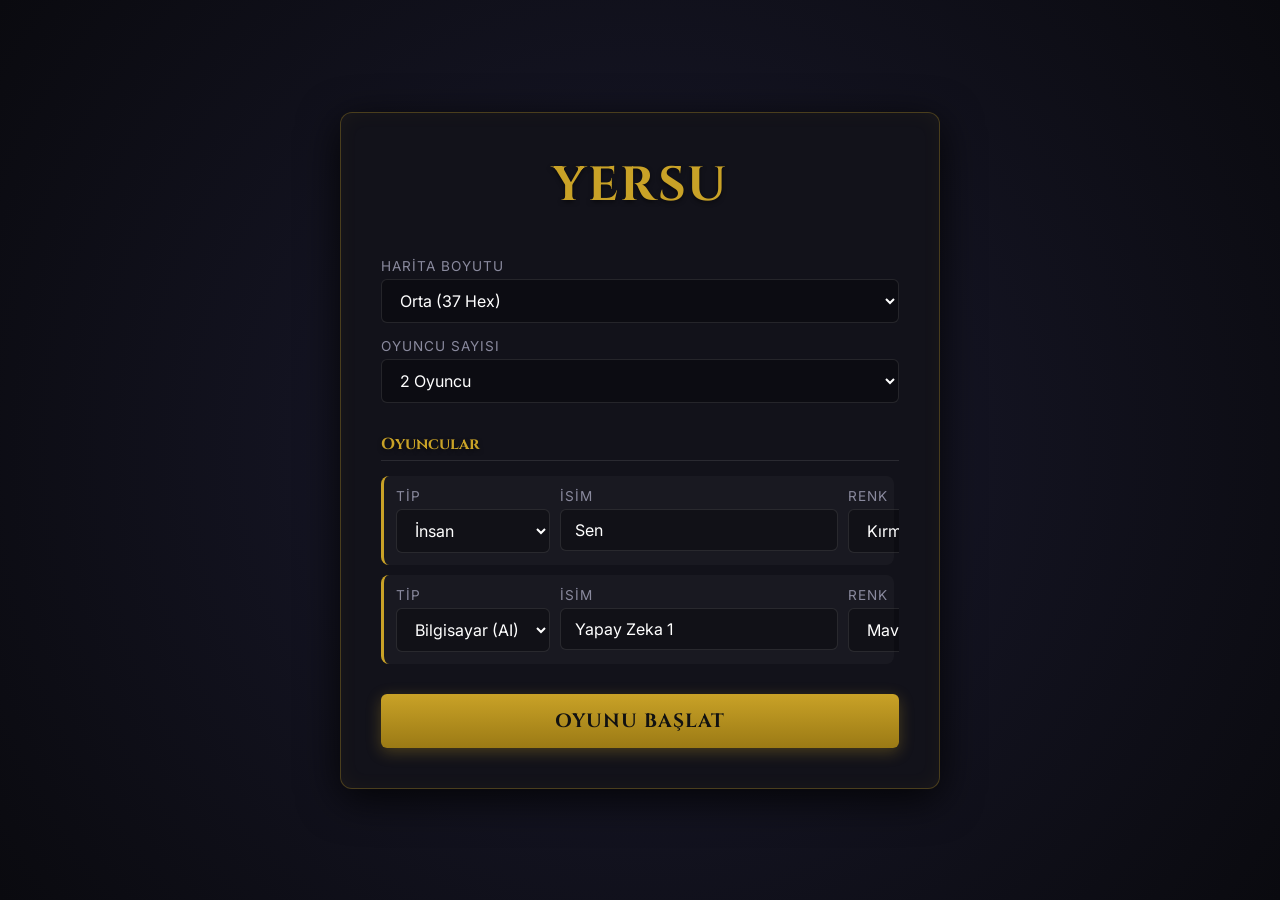
<file: index.html>
<!DOCTYPE html>
<html lang="tr">
<head>
    <meta charset="UTF-8">
    <meta name="viewport" content="width=device-width, initial-scale=1.0">
    <title>Yersu - Kutu Oyunu</title>
    <!-- Modern Fontlar -->
    <link href="https://fonts.googleapis.com/css2?family=Cinzel:wght@400;700&family=Inter:wght@400;500;700&display=swap" rel="stylesheet">
    <link rel="stylesheet" href="css/style.css">
</head>
<body>
    <div id="lobbyContainer">
        <h1>YERSU</h1>
        
        <div class="setup-section">
            <div class="input-group">
                <label for="mapSize">Harita Boyutu</label>
                <select id="mapSize" class="input-style">
                    <option value="orta">Orta (37 Hex)</option>
                    <option value="buyuk">Büyük (61 Hex)</option>
                </select>
            </div>

            <div class="input-group">
                <label for="playerCount">Oyuncu Sayısı</label>
                <select id="playerCount" class="input-style">
                    <option value="2">2 Oyuncu</option>
                    <option value="3">3 Oyuncu</option>
                    <option value="4">4 Oyuncu</option>
                    <option value="5">5 Oyuncu</option>
                    <option value="6">6 Oyuncu</option>
                </select>
            </div>
        </div>

        <div class="setup-section">
            <h3 style="font-size: 1rem; border-bottom: 1px solid rgba(255,255,255,0.1); padding-bottom: 5px;">Oyuncular</h3>
            <div id="playerList" class="player-list">
                <!-- JS tarafından doldurulacak -->
            </div>
        </div>

        <button id="startBtn" class="btn-primary">Oyunu Başlat</button>
    </div>

    <script src="js/config.js"></script>
    <script src="js/game.js"></script>
</body>
</html>
</file>
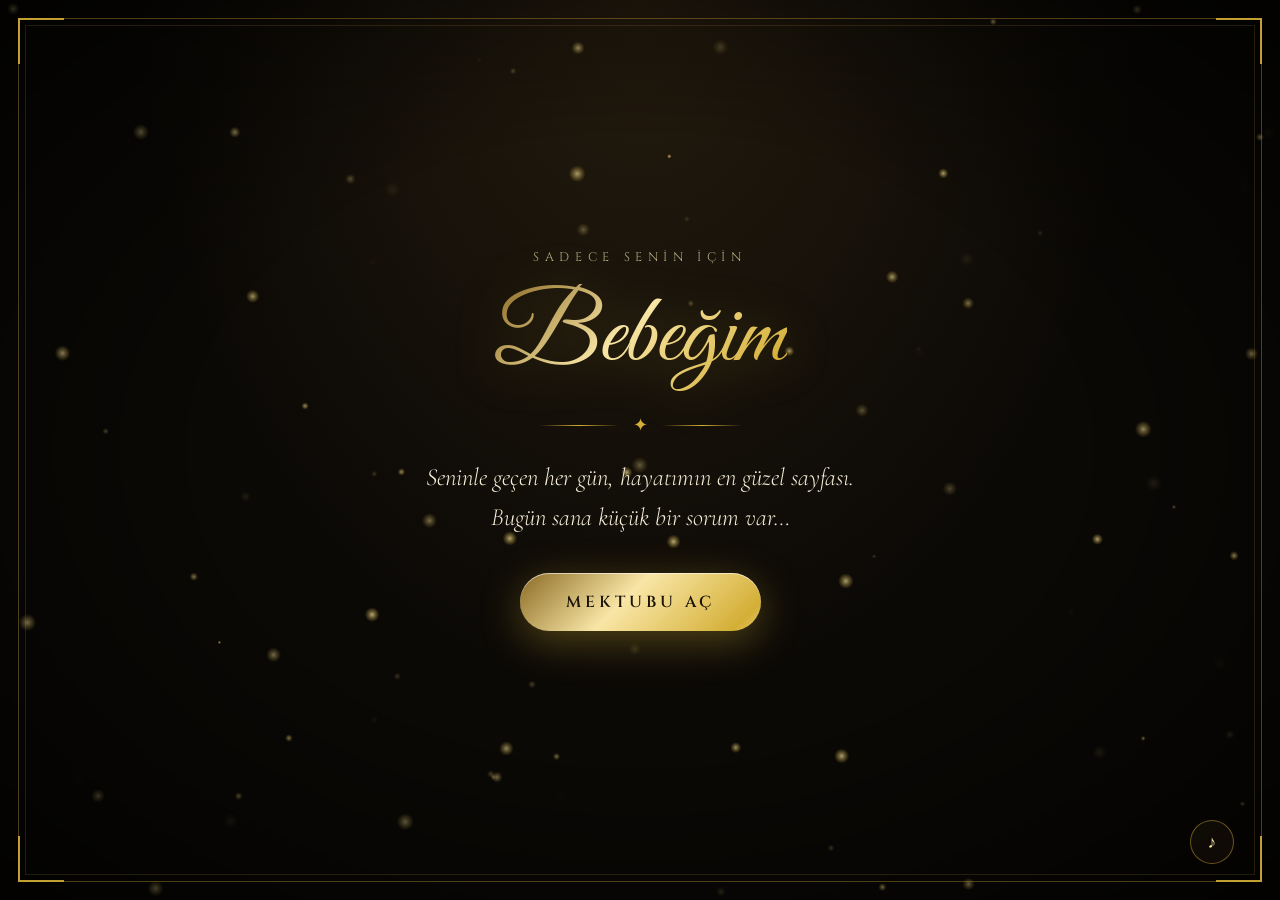
<file: yildonumu/index.html>
<!DOCTYPE html>
<html lang="tr">
<head>
<meta charset="UTF-8" />
<meta name="viewport" content="width=device-width, initial-scale=1.0, maximum-scale=1.0, user-scalable=no" />
<title>Bir Davet ♥</title>
<link rel="preconnect" href="https://fonts.googleapis.com" />
<link rel="preconnect" href="https://fonts.gstatic.com" crossorigin />
<link href="https://fonts.googleapis.com/css2?family=Cormorant+Garamond:ital,wght@0,300;0,400;0,600;1,300;1,400&family=Great+Vibes&family=Cinzel:wght@400;600&display=swap" rel="stylesheet" />
<style>
  :root {
    --bg: #0b0906;
    --bg2: #15110b;
    --gold1: #f9e6a6;
    --gold2: #d4af37;
    --gold3: #a8822a;
    --gold4: #6e531b;
    --cream: #f5ecd7;
    --muted: #b9a982;
    --gold-grad: linear-gradient(135deg, #8a6a23 0%, #f9e6a6 22%, #d4af37 45%, #fff3c4 60%, #b8902f 80%, #7a5a1c 100%);
  }
  * { box-sizing: border-box; margin: 0; padding: 0; }
  html, body { height: 100%; }
  body {
    background: radial-gradient(ellipse at top, #241b0e 0%, var(--bg) 55%) fixed, var(--bg);
    color: var(--cream);
    font-family: "Cormorant Garamond", serif;
    overflow: hidden;
    -webkit-font-smoothing: antialiased;
  }
  #particles { position: fixed; inset: 0; z-index: 0; pointer-events: none; }
  #confetti { position: fixed; inset: 0; z-index: 50; pointer-events: none; }

  /* Vignette + frame */
  .vignette { position: fixed; inset: 0; pointer-events: none; z-index: 1;
    background: radial-gradient(ellipse at center, transparent 50%, rgba(0,0,0,.75) 100%); }
  .frame { position: fixed; inset: 18px; z-index: 2; pointer-events: none;
    border: 1px solid rgba(212,175,55,.35); }
  .frame::before { content: ""; position: absolute; inset: 6px; border: 1px solid rgba(212,175,55,.15); }
  .corner { position: absolute; width: 46px; height: 46px; border-color: var(--gold2); border-style: solid; opacity: .9; }
  .corner.tl { top: -1px; left: -1px; border-width: 2px 0 0 2px; }
  .corner.tr { top: -1px; right: -1px; border-width: 2px 2px 0 0; }
  .corner.bl { bottom: -1px; left: -1px; border-width: 0 0 2px 2px; }
  .corner.br { bottom: -1px; right: -1px; border-width: 0 2px 2px 0; }

  /* Screens */
  .screen {
    position: fixed; inset: 0; z-index: 5;
    display: flex; flex-direction: column; align-items: center; justify-content: flex-start;
    padding: 70px 28px 90px; text-align: center;
    opacity: 0; visibility: hidden; transform: translateY(24px) scale(.98);
    transition: opacity .9s ease, transform .9s cubic-bezier(.2,.8,.2,1), visibility .9s;
    overflow-y: auto;
  }
  .screen.active { opacity: 1; visibility: visible; transform: none; }

  .gold-text {
    background: var(--gold-grad); background-size: 200% 200%;
    -webkit-background-clip: text; background-clip: text; color: transparent;
    animation: shimmer 6s ease-in-out infinite;
  }
  @keyframes shimmer { 0%,100% { background-position: 0% 50%; } 50% { background-position: 100% 50%; } }

  .eyebrow { font-family: "Cinzel", serif; letter-spacing: .45em; font-size: .78rem; color: var(--muted); text-transform: uppercase; margin-bottom: 18px; }
  .script { font-family: "Great Vibes", cursive; font-weight: 400; line-height: 1.1; }
  h1.script { font-size: clamp(3rem, 9vw, 6.2rem); filter: drop-shadow(0 4px 24px rgba(212,175,55,.25)); }
  h2.script { font-size: clamp(2.4rem, 6.5vw, 4.4rem); margin-bottom: 8px; }
  .lead { font-size: clamp(1.15rem, 2.6vw, 1.55rem); font-style: italic; color: var(--cream); opacity: .88; max-width: 640px; line-height: 1.6; font-weight: 300; }
  .question { font-family: "Cormorant Garamond", serif; font-size: clamp(1.6rem, 4.2vw, 2.6rem); font-weight: 400; max-width: 760px; line-height: 1.35; margin: 18px 0 44px; }

  .divider { display: flex; align-items: center; gap: 14px; margin: 22px auto; color: var(--gold2); }
  .divider span { width: 80px; height: 1px; background: linear-gradient(90deg, transparent, var(--gold2), transparent); }
  .divider i { font-style: normal; font-size: 1.1rem; }

  /* Ring emblem */
  .emblem { width: 110px; height: 110px; margin-bottom: 18px; position: relative; }
  .emblem svg { width: 100%; height: 100%; filter: drop-shadow(0 0 18px rgba(212,175,55,.45)); animation: float 5s ease-in-out infinite; }
  @keyframes float { 0%,100% { transform: translateY(0); } 50% { transform: translateY(-8px); } }

  /* Buttons */
  .btn-row { display: flex; gap: 28px; justify-content: center; align-items: center; min-height: 70px; position: relative; flex-wrap: wrap; }
  .btn {
    font-family: "Cinzel", serif; letter-spacing: .25em; font-size: 1rem; text-transform: uppercase;
    padding: 18px 46px; border-radius: 999px; cursor: pointer; border: none; position: relative;
    transition: transform .35s ease, box-shadow .35s ease, background .35s;
  }
  .btn-gold {
    background: var(--gold-grad); background-size: 200% 200%; color: #1a1306; font-weight: 600;
    box-shadow: 0 10px 40px rgba(212,175,55,.35), inset 0 1px 0 rgba(255,255,255,.6);
    animation: shimmer 5s ease-in-out infinite, pulse 2.4s ease-in-out infinite;
  }
  .btn-gold:hover { transform: translateY(-3px) scale(1.04); box-shadow: 0 16px 60px rgba(212,175,55,.55); }
  @keyframes pulse { 0%,100% { box-shadow: 0 10px 40px rgba(212,175,55,.35); } 50% { box-shadow: 0 10px 60px rgba(212,175,55,.6); } }
  .btn-ghost {
    background: rgba(255,255,255,.02); color: var(--gold1);
    border: 1px solid rgba(212,175,55,.55); backdrop-filter: blur(4px);
  }
  .btn-ghost:hover { background: rgba(212,175,55,.08); }
  #noBtn { transition: left .38s cubic-bezier(.3,1.4,.5,1), top .38s cubic-bezier(.3,1.4,.5,1), transform .3s ease, opacity .3s; z-index: 30; }
  #noBtn.runaway { position: fixed; }
  .no-msg { margin-top: 34px; min-height: 1.6em; font-style: italic; color: var(--gold1); font-size: 1.25rem; transition: opacity .4s; }

  /* Choice cards */
  .cards { display: grid; grid-template-columns: repeat(auto-fill, minmax(165px, 1fr)); gap: 16px; width: 100%; max-width: 1080px; margin: 30px 0 36px; }
  .card {
    position: relative; padding: 22px 16px 18px; border-radius: 18px; cursor: pointer;
    background: linear-gradient(160deg, rgba(40,31,16,.85), rgba(16,12,7,.92));
    border: 1px solid rgba(212,175,55,.22);
    transition: transform .4s cubic-bezier(.2,.8,.2,1), border-color .4s, box-shadow .4s;
    overflow: hidden;
  }
  .card::before { content: ""; position: absolute; inset: 0; background: linear-gradient(120deg, transparent 30%, rgba(249,230,166,.12) 50%, transparent 70%); transform: translateX(-100%); transition: transform .9s; }
  .card:hover::before { transform: translateX(100%); }
  .card:hover { transform: translateY(-6px); border-color: rgba(212,175,55,.6); box-shadow: 0 18px 50px rgba(0,0,0,.5), 0 0 30px rgba(212,175,55,.12); }
  .card.selected { border-color: var(--gold2); box-shadow: 0 0 0 1px var(--gold2), 0 0 40px rgba(212,175,55,.3); }
  .card.selected::after { content: "✦"; position: absolute; top: 12px; right: 16px; color: var(--gold2); font-size: 1.1rem; }
  .card .ico { font-size: 2.1rem; margin-bottom: 10px; display: block; filter: saturate(.85); }
  .card h3 { font-family: "Cinzel", serif; font-weight: 600; letter-spacing: .12em; font-size: 1rem; color: var(--gold1); margin-bottom: 8px; text-transform: uppercase; }
  .card p { font-size: 1.05rem; color: var(--muted); font-style: italic; line-height: 1.4; }

  /* Date input */
  .date-wrap { display: flex; gap: 20px; flex-wrap: wrap; justify-content: center; margin: 30px 0 14px; }
  .field { display: flex; flex-direction: column; gap: 10px; align-items: center; }
  .field label { font-family: "Cinzel", serif; letter-spacing: .3em; font-size: .72rem; color: var(--muted); text-transform: uppercase; }
  .field input {
    background: rgba(20,15,8,.85); color: var(--gold1); border: 1px solid rgba(212,175,55,.45);
    border-radius: 14px; padding: 14px 20px; font-family: "Cormorant Garamond", serif; font-size: 1.3rem;
    color-scheme: dark; outline: none; min-width: 230px; text-align: center;
  }
  .field input:focus { border-color: var(--gold2); box-shadow: 0 0 24px rgba(212,175,55,.25); }
  .times { display: flex; flex-wrap: wrap; gap: 12px; justify-content: center; margin: 18px 0 36px; }
  .chip { padding: 12px 24px; border-radius: 999px; border: 1px solid rgba(212,175,55,.35); background: rgba(20,15,8,.7); color: var(--cream); font-family: "Cormorant Garamond", serif; font-size: 1.2rem; cursor: pointer; transition: all .3s; }
  .chip:hover { border-color: var(--gold2); }
  .chip.selected { background: var(--gold-grad); color: #1a1306; border-color: transparent; font-weight: 600; }

  .steps { position: fixed; top: 42px; left: 50%; transform: translateX(-50%); display: flex; gap: 10px; z-index: 10; opacity: 0; transition: opacity .6s; }
  .steps.show { opacity: 1; }
  .steps b { width: 28px; height: 2px; background: rgba(212,175,55,.2); transition: background .5s; }
  .steps b.on { background: var(--gold2); }

  .back { position: fixed; bottom: 40px; left: 50px; z-index: 10; background: none; border: none; color: var(--muted); font-family: "Cinzel", serif; letter-spacing: .25em; font-size: .75rem; cursor: pointer; opacity: 0; pointer-events: none; transition: opacity .5s, color .3s; }
  .back.show { opacity: 1; pointer-events: auto; }
  .back:hover { color: var(--gold1); }

  /* Invitation card */
  .invite {
    position: relative; max-width: 560px; width: 100%; padding: 54px 44px 44px;
    background: linear-gradient(170deg, #1d160b, #0f0b06);
    border-radius: 6px; box-shadow: 0 30px 90px rgba(0,0,0,.7), 0 0 60px rgba(212,175,55,.15);
    margin: 10px 0 30px;
  }
  .invite::before { content: ""; position: absolute; inset: 10px; border: 1px solid rgba(212,175,55,.55); pointer-events: none; }
  .invite::after { content: ""; position: absolute; inset: 16px; border: 1px solid rgba(212,175,55,.2); pointer-events: none; }
  .invite .seal { width: 64px; height: 64px; margin: -86px auto 18px; border-radius: 50%; background: var(--gold-grad); display: grid; place-items: center; color: #2a1d08; font-family: "Great Vibes", cursive; font-size: 2rem; box-shadow: 0 6px 24px rgba(212,175,55,.5); position: relative; z-index: 1; }
  .invite-row { display: flex; justify-content: space-between; gap: 16px; padding: 14px 0; border-bottom: 1px solid rgba(212,175,55,.15); text-align: left; }
  .invite-row:last-of-type { border-bottom: none; }
  .invite-row span:first-child { font-family: "Cinzel", serif; letter-spacing: .25em; font-size: .72rem; color: var(--muted); text-transform: uppercase; padding-top: 5px; }
  .invite-row span:last-child { font-size: 1.25rem; color: var(--gold1); text-align: right; }
  .invite .note { margin-top: 24px; font-style: italic; color: var(--cream); opacity: .85; font-size: 1.15rem; line-height: 1.6; }
  .invite .sign { font-family: "Great Vibes", cursive; font-size: 2.2rem; margin-top: 14px; }

  .heart-burst { position: fixed; pointer-events: none; z-index: 60; font-size: 1.4rem; animation: burst 1.4s ease-out forwards; }
  @keyframes burst { to { transform: translate(var(--dx), var(--dy)) scale(.4) rotate(var(--r)); opacity: 0; } }

  .fade-in-seq > * { opacity: 0; transform: translateY(14px); }
  .screen.active .fade-in-seq > * { animation: rise 1s cubic-bezier(.2,.8,.2,1) forwards; }
  .screen.active .fade-in-seq > *:nth-child(1) { animation-delay: .2s; }
  .screen.active .fade-in-seq > *:nth-child(2) { animation-delay: .45s; }
  .screen.active .fade-in-seq > *:nth-child(3) { animation-delay: .7s; }
  .screen.active .fade-in-seq > *:nth-child(4) { animation-delay: .95s; }
  .screen.active .fade-in-seq > *:nth-child(5) { animation-delay: 1.2s; }
  .screen.active .fade-in-seq > *:nth-child(6) { animation-delay: 1.45s; }
  .screen.active .fade-in-seq > *:nth-child(7) { animation-delay: 1.7s; }
  @keyframes rise { to { opacity: 1; transform: none; } }
  .fade-in-seq { display: flex; flex-direction: column; align-items: center; width: 100%; margin: auto 0; }

  .music { position: fixed; bottom: 36px; right: 46px; z-index: 10; width: 44px; height: 44px; border-radius: 50%; border: 1px solid rgba(212,175,55,.45); background: rgba(20,15,8,.7); color: var(--gold1); cursor: pointer; font-size: 1.1rem; }



  /* Restoran önerileri */
  .resto { width: 100%; max-width: 980px; margin: 10px 0 40px; }
  .resto .sub { font-size: 1.15rem; font-style: italic; color: var(--muted); margin: 4px 0 22px; }
  .rcontrols { display: flex; flex-wrap: wrap; gap: 14px; justify-content: center; align-items: center; margin-bottom: 26px; }
  .tabs { display: inline-flex; padding: 5px; border-radius: 999px; border: 1px solid rgba(212,175,55,.4); background: rgba(20,15,8,.7); }
  .tab { padding: 11px 26px; border-radius: 999px; border: none; background: none; color: var(--cream); font-family: "Cinzel", serif; letter-spacing: .18em; font-size: .78rem; cursor: pointer; transition: all .35s; }
  .tab.on { background: var(--gold-grad); color: #1a1306; font-weight: 600; box-shadow: 0 6px 24px rgba(212,175,55,.35); }
  .cselect-wrap { position: relative; display: inline-flex; align-items: center; }
  .cselect { appearance: none; -webkit-appearance: none; padding: 12px 42px 12px 22px; border-radius: 999px;
    border: 1px solid rgba(212,175,55,.55); background: rgba(20,15,8,.85); color: var(--gold1);
    font-family: "Cinzel", serif; letter-spacing: .14em; font-size: .76rem; text-transform: uppercase; cursor: pointer;
    box-shadow: 0 6px 24px rgba(0,0,0,.45); transition: border-color .3s, box-shadow .3s; outline: none; }
  .cselect:hover, .cselect:focus { border-color: var(--gold2); box-shadow: 0 0 24px rgba(212,175,55,.28); }
  .cselect option { background: #140f08; color: var(--gold1); font-family: "Cormorant Garamond", serif; font-size: 1.05rem; }
  .cselect-wrap::after { content: "▾"; position: absolute; right: 18px; color: var(--gold2); pointer-events: none; font-size: .9rem; }
  .rlist { display: flex; flex-direction: column; gap: 14px; text-align: left; }
  .rcard { position: relative; display: grid; grid-template-columns: 54px 1fr auto auto; gap: 18px; align-items: center; padding: 18px 22px; border-radius: 16px;
    background: linear-gradient(160deg, rgba(40,31,16,.88), rgba(16,12,7,.94)); border: 1px solid rgba(212,175,55,.22);
    opacity: 0; transform: translateY(14px); animation: rise .7s cubic-bezier(.2,.8,.2,1) forwards; transition: border-color .3s, box-shadow .3s; }
  .rcard:hover { border-color: rgba(212,175,55,.55); z-index: 20; }
  .rphotos { display: flex; gap: 12px; align-items: center; }
  .rphoto { position: relative; width: 108px; height: 76px; border-radius: 10px; overflow: hidden; border: 1px solid rgba(212,175,55,.45);
    box-shadow: 0 6px 18px rgba(0,0,0,.55); cursor: zoom-in; background: #140f08;
    transition: transform .38s cubic-bezier(.2,.85,.25,1.15), box-shadow .38s ease, border-color .3s; }
  .rphoto img { width: 100%; height: 100%; object-fit: cover; display: block; transition: transform .5s ease; }
  .rphoto:hover { transform: scale(2.45) translateY(-6px); z-index: 40; border-color: var(--gold1);
    box-shadow: 0 22px 55px rgba(0,0,0,.88), 0 0 28px rgba(212,175,55,.45); }
  .rcard.top { border-color: var(--gold2); box-shadow: 0 0 0 1px rgba(212,175,55,.6), 0 0 50px rgba(212,175,55,.2); padding: 26px 22px; }
  .rcard.chosen { box-shadow: 0 0 0 2px var(--gold1), 0 0 50px rgba(249,230,166,.3); }
  .rank { width: 54px; height: 54px; border-radius: 50%; display: grid; place-items: center; font-family: "Cinzel", serif; font-size: 1.3rem; color: var(--gold1); border: 1px solid rgba(212,175,55,.5); }
  .rcard.top .rank { background: var(--gold-grad); color: #1a1306; border: none; font-size: 1.5rem; }
  .badge { position: absolute; top: -12px; left: 22px; padding: 4px 14px; border-radius: 999px; background: var(--gold-grad); color: #1a1306; font-family: "Cinzel", serif; font-size: .66rem; letter-spacing: .18em; font-weight: 600; box-shadow: 0 4px 16px rgba(212,175,55,.4); }
  .rname { font-family: "Cinzel", serif; font-size: 1.12rem; letter-spacing: .06em; color: var(--gold1); }
  .rcard.top .rname { font-size: 1.3rem; }
  .rmeta { display: flex; flex-wrap: wrap; gap: 6px 14px; align-items: center; margin: 4px 0 8px; font-size: 1.05rem; color: var(--muted); }
  .stars { color: var(--gold2); letter-spacing: 1px; }
  .stars b { color: var(--gold1); font-weight: 600; margin-right: 4px; }
  .feats { display: flex; flex-wrap: wrap; gap: 6px; }
  .feat { font-size: .92rem; padding: 3px 11px; border-radius: 999px; border: 1px solid rgba(212,175,55,.28); color: var(--cream); background: rgba(212,175,55,.06); }
  .ractions { display: flex; flex-direction: column; gap: 8px; }
  .rbtn { padding: 9px 16px; border-radius: 999px; font-family: "Cinzel", serif; font-size: .66rem; letter-spacing: .16em; text-decoration: none; text-align: center; cursor: pointer; white-space: nowrap; border: 1px solid rgba(212,175,55,.5); background: none; color: var(--gold1); transition: all .3s; }
  .rbtn:hover { background: rgba(212,175,55,.12); }
  .rbtn.pick { background: var(--gold-grad); color: #1a1306; border: none; font-weight: 600; }
  .rnote { margin-top: 14px; font-size: .95rem; color: var(--muted); font-style: italic; opacity: .8; }
  .rempty { padding: 30px; border: 1px dashed rgba(212,175,55,.35); border-radius: 16px; font-size: 1.25rem; font-style: italic; color: var(--gold1); }
  @media (max-width: 780px) {
    .rcard { grid-template-columns: 40px 1fr; padding: 18px 16px; gap: 12px; }
    .rank { width: 40px; height: 40px; font-size: 1rem; }
    .rphotos { grid-column: 1 / -1; justify-content: center; }
    .rphoto { flex: 1; max-width: 160px; height: 92px; }
    .rphoto:hover { transform: scale(1.65); }
    .ractions { grid-column: 1 / -1; flex-direction: row; }
    .ractions .rbtn { flex: 1; }
    .tab { padding: 10px 16px; font-size: .68rem; }
  }

  /* Anı fotoğrafları */
  #memories { position: fixed; inset: 0; z-index: 4; pointer-events: none; overflow: hidden; }
  .memory {
    position: absolute; width: var(--w); padding: 10px 10px 34px; background: #f7f1e3;
    border-radius: 3px; box-shadow: 0 20px 50px rgba(0,0,0,.65), 0 0 0 1px rgba(212,175,55,.5), 0 0 40px rgba(212,175,55,.18);
    opacity: 0; transform: translateY(30px) rotate(var(--r)) scale(.85);
    animation: memoryLife var(--life) cubic-bezier(.25,.8,.25,1) forwards;
  }
  .memory img { display: block; width: 100%; aspect-ratio: 4/5; object-fit: cover; border-radius: 2px; filter: sepia(.12) saturate(1.05); }
  .memory::after { content: "♥"; position: absolute; bottom: 8px; left: 0; right: 0; text-align: center; font-size: .95rem; color: var(--gold3); }
  .memory::before { content: ""; position: absolute; top: -10px; left: 50%; width: 70px; height: 20px; transform: translateX(-50%) rotate(-3deg); background: linear-gradient(90deg, rgba(212,175,55,.55), rgba(249,230,166,.75), rgba(212,175,55,.55)); }
  @keyframes memoryLife {
    0%   { opacity: 0; transform: translateY(40px) rotate(calc(var(--r) - 8deg)) scale(.8); filter: blur(6px); }
    14%  { opacity: 1; transform: translateY(0) rotate(var(--r)) scale(1); filter: blur(0); }
    80%  { opacity: 1; transform: translateY(-18px) rotate(calc(var(--r) + 3deg)) scale(1.02); filter: blur(0); }
    100% { opacity: 0; transform: translateY(-50px) rotate(calc(var(--r) + 6deg)) scale(.9); filter: blur(5px); }
  }

  /* Müzik mini oynatıcı */
  .player { position: fixed; right: 46px; bottom: 92px; z-index: 10; width: 220px; padding: 8px; border-radius: 12px;
    background: rgba(20,15,8,.85); border: 1px solid rgba(212,175,55,.45); box-shadow: 0 10px 40px rgba(0,0,0,.6);
    opacity: 0; transform: translateY(10px); pointer-events: none; transition: opacity .5s, transform .5s; }
  .player.show { opacity: 1; transform: none; pointer-events: auto; }
  .player .ytwrap { width: 204px; height: 115px; border-radius: 8px; overflow: hidden; }
  .player .ytwrap iframe { width: 100%; height: 100%; border: 0; }
  .player small { display: block; margin-top: 6px; font-family: "Cinzel", serif; font-size: .62rem; letter-spacing: .18em; color: var(--gold1); text-align: center; }
  .music.playing { animation: pulse 2s ease-in-out infinite; background: var(--gold-grad); color: #1a1306; }
  @media (max-width: 600px) { .player { right: 16px; bottom: 74px; } }

  @media (max-width: 600px) {
    .frame { inset: 10px; }
    .invite { padding: 50px 24px 34px; }
    .back { left: 26px; bottom: 26px; }
    .music { right: 24px; bottom: 22px; }
    .btn { padding: 16px 34px; }
    .cards { grid-template-columns: repeat(2, 1fr); gap: 12px; }
    .card { padding: 18px 10px 14px; }
    .card h3 { font-size: .85rem; letter-spacing: .08em; }
    .card p { font-size: .95rem; }
  }
</style>
</head>
<body>
<canvas id="particles"></canvas>
<canvas id="confetti"></canvas>
<div class="vignette"></div>
<div class="frame"><i class="corner tl"></i><i class="corner tr"></i><i class="corner bl"></i><i class="corner br"></i></div>

<div class="steps" id="steps"><b></b><b></b><b></b><b></b><b></b></div>
<button class="back" id="backBtn">← GERİ</button>
<button class="music" id="musicBtn" title="Total Eclipse of the Heart">♪</button>
<div class="player" id="player"><div class="ytwrap"><div id="yt"></div></div><small>♪ Total Eclipse of the Heart</small></div>
<audio id="localAudio" preload="auto"></audio>
<div id="memories"></div>

<!-- 0: Açılış -->
<section class="screen active" id="s0">
  <div class="fade-in-seq">
    <div class="eyebrow">Sadece senin için</div>
    <h1 class="script gold-text" id="herNameTitle">Bebeğim</h1>
    <div class="divider"><span></span><i>✦</i><span></span></div>
    <p class="lead">Seninle geçen her gün, hayatımın en güzel sayfası.<br/>Bugün sana küçük bir sorum var…</p>
    <div style="height:36px"></div>
    <button class="btn btn-gold" data-go="1">Mektubu Aç</button>
  </div>
</section>

<!-- 1: Soru -->
<section class="screen" id="s1">
  <div class="fade-in-seq">
    <div class="emblem">
      <svg viewBox="0 0 120 120" fill="none">
        <defs>
          <linearGradient id="g" x1="0" y1="0" x2="1" y2="1">
            <stop offset="0" stop-color="#8a6a23"/><stop offset=".3" stop-color="#f9e6a6"/>
            <stop offset=".55" stop-color="#d4af37"/><stop offset=".75" stop-color="#fff3c4"/><stop offset="1" stop-color="#7a5a1c"/>
          </linearGradient>
        </defs>
        <circle cx="46" cy="70" r="28" stroke="url(#g)" stroke-width="5"/>
        <circle cx="74" cy="70" r="28" stroke="url(#g)" stroke-width="5"/>
        <path d="M60 14 l6 9 -6 9 -6 -9z" fill="url(#g)"/>
        <path d="M60 32 v8" stroke="url(#g)" stroke-width="2"/>
      </svg>
    </div>
    <div class="eyebrow" id="yearsEyebrow">Evlilik Yıl Dönümümüz</div>
    <h2 class="question">Yıl dönümümüzde benimle<br/><span class="script gold-text" style="font-size:1.6em">romantik bir akşam yemeğine</span><br/>çıkmak ister misin?</h2>
    <div class="btn-row" id="btnRow">
      <button class="btn btn-gold" id="yesBtn">Evet ♥</button>
      <button class="btn btn-ghost" id="noBtn">Hayır</button>
    </div>
    <div class="no-msg" id="noMsg"></div>
  </div>
</section>

<!-- 2: Evet kutlama -->
<section class="screen" id="s2">
  <div class="fade-in-seq">
    <div class="eyebrow">Biliyordum</div>
    <h1 class="script gold-text">Evet dedin!</h1>
    <div class="divider"><span></span><i>♥</i><span></span></div>
    <p class="lead">Kalbim yine sana ilk günkü gibi çarpıyor.<br/>Şimdi bu geceyi birlikte, en ince detayına kadar planlayalım.</p>
    <div style="height:40px"></div>
    <button class="btn btn-gold" data-go="3">Planlamaya Başla</button>
  </div>
</section>

<!-- 3: Tarih & saat -->
<section class="screen" id="s3">
  <div class="fade-in-seq">
    <div class="eyebrow">Birinci Adım</div>
    <h2 class="script gold-text">Ne zaman?</h2>
    <p class="lead">Takvimde yıldızla işaretleyeceğimiz geceyi sen seç.</p>
    <div class="date-wrap">
      <div class="field"><label>Tarih</label><input type="date" id="dateInput" /></div>
    </div>
    <div class="times" id="times">
      <button class="chip" data-v="18:00">18:00</button>
      <button class="chip" data-v="18:30">18:30</button>
      <button class="chip" data-v="19:00">19:00</button>
      <button class="chip" data-v="19:30">19:30</button>
      <button class="chip" data-v="20:00">20:00</button>
      <button class="chip" data-v="20:30">20:30</button>
      <button class="chip" data-v="21:00">21:00</button>
      <button class="chip" data-v="21:30">21:30</button>
      <button class="chip" data-v="22:00">22:00</button>
    </div>
    <button class="btn btn-gold" id="next3">Devam</button>
  </div>
</section>

<!-- 4: Mutfak -->
<section class="screen" id="s4">
  <div class="fade-in-seq">
    <div class="eyebrow">İkinci Adım</div>
    <h2 class="script gold-text">Canın ne çekiyor?</h2>
    <p class="lead">O geceki sofranın ruhunu sen belirle.</p>
    <div class="cards" data-group="cuisine">
      <div class="card" data-v="İtalyan Restoranı"><span class="ico">🍝</span><h3>İtalyan</h3><p>Mum ışığında trüflü makarna ve şarap</p></div>
      <div class="card" data-v="Japon & Suşi"><span class="ico">🍣</span><h3>Japon</h3><p>Zarif suşi tabakları, sakin bir atmosfer</p></div>
      <div class="card" data-v="Steakhouse"><span class="ico">🥩</span><h3>Steakhouse</h3><p>Kusursuz pişmiş et, kadife koltuklar</p></div>
      <div class="card" data-v="Boğaz'da Balık"><span class="ico">🐟</span><h3>Deniz Kenarı</h3><p>Boğaz manzarası eşliğinde balık</p></div>
      <div class="card" data-v="Fransız Bistrosu"><span class="ico">🥂</span><h3>Fransız</h3><p>Şampanya, şık tabaklar, Paris havası</p></div>
      <div class="card" data-v="Fine Dining Tadım Menüsü"><span class="ico">🍽️</span><h3>Tadım Menüsü</h3><p>Şefin elinden 7 tabaklık bir yolculuk</p></div>
      <div class="card" data-v="Meyhane"><span class="ico">🍷</span><h3>Meyhane</h3><p>Mezeler, fasıl ve bitmeyen sohbet</p></div>
      <div class="card" data-v="Ocakbaşı & Kebap"><span class="ico">🔥</span><h3>Ocakbaşı</h3><p>Közde pişen lezzetler, sıcacık bir sofra</p></div>
      <div class="card" data-v="Uzak Doğu – Thai & Çin"><span class="ico">🥢</span><h3>Uzak Doğu</h3><p>Baharatlı, egzotik ve renkli</p></div>
      <div class="card" data-v="Meksika Mutfağı"><span class="ico">🌮</span><h3>Meksika</h3><p>Taco, guacamole ve margarita</p></div>
      <div class="card" data-v="Napoli Pizzası"><span class="ico">🍕</span><h3>Pizza</h3><p>Taş fırında, ince hamur, bol mozzarella</p></div>
      <div class="card" data-v="Rooftop Restoran"><span class="ico">🌆</span><h3>Rooftop</h3><p>Şehrin ışıkları ayaklarımızın altında</p></div>
      <div class="card" data-v="Evde Romantik Yemek"><span class="ico">🕯️</span><h3>Evde Ben Pişiririm</h3><p>Mumlar, müzik ve şef kocan</p></div>
      <div class="card" data-v="Sürpriz – Bana bırak"><span class="ico">🎁</span><h3>Sürpriz</h3><p>Gözlerini kapat, gerisini bana bırak</p></div>
    </div>
    <button class="btn btn-gold" id="next4">Devam</button>
  </div>
</section>

<!-- 5: Tatlı -->
<section class="screen" id="s5">
  <div class="fade-in-seq">
    <div class="eyebrow">Üçüncü Adım</div>
    <h2 class="script gold-text">Ve en tatlı kısım…</h2>
    <p class="lead">Gecenin finalini hangi tatlıyla yapalım?</p>
    <div class="cards" data-group="dessert">
      <div class="card" data-v="Çikolatalı Sufle"><span class="ico">🍫</span><h3>Sufle</h3><p>Sıcacık, akışkan çikolata</p></div>
      <div class="card" data-v="Tiramisu"><span class="ico">☕</span><h3>Tiramisu</h3><p>İtalya'dan bir öpücük</p></div>
      <div class="card" data-v="San Sebastian Cheesecake"><span class="ico">🍰</span><h3>Cheesecake</h3><p>Yanık yüzlü, kremalı San Sebastian</p></div>
      <div class="card" data-v="Künefe"><span class="ico">🍯</span><h3>Künefe</h3><p>Çıtır, sıcak, bol fıstıklı</p></div>
      <div class="card" data-v="Crème Brûlée"><span class="ico">🍮</span><h3>Crème Brûlée</h3><p>Çıtır karamel, ipeksi krema</p></div>
      <div class="card" data-v="Profiterol"><span class="ico">🧁</span><h3>Profiterol</h3><p>Bol çikolata soslu klasik</p></div>
      <div class="card" data-v="Fıstıklı Baklava & Dondurma"><span class="ico">🥮</span><h3>Baklava</h3><p>Yanında kaymaklı dondurmayla</p></div>
      <div class="card" data-v="Çikolata Fondü"><span class="ico">🍓</span><h3>Fondü</h3><p>Çilekleri birbirimize uzatalım</p></div>
      <div class="card" data-v="İtalyan Gelato"><span class="ico">🍨</span><h3>Gelato</h3><p>Sahilde yürürken külahta</p></div>
      <div class="card" data-v="Magnolia"><span class="ico">🍌</span><h3>Magnolia</h3><p>Muzlu, bisküvili, hafif</p></div>
      <div class="card" data-v="Waffle"><span class="ico">🧇</span><h3>Waffle</h3><p>Meyveli, çikolatalı, bol mutlu</p></div>
      <div class="card" data-v="Tatlı yerine sen yeter"><span class="ico">💋</span><h3>Sen</h3><p>En tatlı şey zaten karşımda</p></div>
    </div>
    <button class="btn btn-gold" id="next5">Devam</button>
  </div>
</section>

<!-- 6: Atmosfer -->
<section class="screen" id="s6">
  <div class="fade-in-seq">
    <div class="eyebrow">Son Adım</div>
    <h2 class="script gold-text">Gecenin havası</h2>
    <p class="lead">Ve son dokunuş… Gece yemekten sonra nasıl devam etsin?</p>
    <div class="cards" data-group="after">
      <div class="card" data-v="Sahilde uzun bir yürüyüş"><span class="ico">🌙</span><h3>Yürüyüş</h3><p>Ay ışığında, el ele sahilde</p></div>
      <div class="card" data-v="Rooftop'ta bir kadeh"><span class="ico">🍸</span><h3>Rooftop</h3><p>Şehrin ışıklarına karşı bir kadeh</p></div>
      <div class="card" data-v="Evde dans & film"><span class="ico">🎶</span><h3>Evde Dans</h3><p>Bizim şarkımız, loş ışık, film</p></div>
      <div class="card" data-v="Boğaz'da tekne turu"><span class="ico">⛵</span><h3>Tekne Turu</h3><p>Gece Boğaz'ında, battaniyeye sarılı</p></div>
      <div class="card" data-v="Caz bar & canlı müzik"><span class="ico">🎷</span><h3>Caz Bar</h3><p>Loş ışık, saksafon, sen ve ben</p></div>
      <div class="card" data-v="Sinema"><span class="ico">🎬</span><h3>Sinema</h3><p>Tek patlamış mısır, iki pipet</p></div>
      <div class="card" data-v="Karaoke"><span class="ico">🎤</span><h3>Karaoke</h3><p>Bizim şarkımızı bağıra bağıra</p></div>
      <div class="card" data-v="Gece kahvesi & tatlı"><span class="ico">☕</span><h3>Kahve Molası</h3><p>Şirin bir kafede uzun sohbet</p></div>
      <div class="card" data-v="Yıldız izleme"><span class="ico">✨</span><h3>Yıldızlar</h3><p>Şehirden uzakta, gökyüzüne bakarak</p></div>
      <div class="card" data-v="Anı fotoğrafları çekimi"><span class="ico">📸</span><h3>Fotoğraf</h3><p>Bu geceyi ölümsüzleştirelim</p></div>
      <div class="card" data-v="Otelde konaklama"><span class="ico">🏨</span><h3>Otel</h3><p>Gece hiç bitmesin</p></div>
      <div class="card" data-v="Bir sürpriz daha"><span class="ico">🎁</span><h3>Sürpriz</h3><p>Gecenin bir sırrı daha var…</p></div>
    </div>
    <button class="btn btn-gold" id="next6">Davetiyemi Hazırla</button>
  </div>
</section>

<!-- 7: Davetiye -->
<section class="screen" id="s7">
  <div class="fade-in-seq">
    <div class="eyebrow" style="margin-bottom:56px">Davetiyen hazır</div>
    <div class="invite">
      <div class="seal">♥</div>
      <div class="eyebrow" style="letter-spacing:.35em;margin-bottom:6px">Yıl Dönümü Daveti</div>
      <h2 class="script gold-text" id="inviteTitle" style="font-size:3rem">Sen & Ben</h2>
      <div class="divider"><span></span><i>✦</i><span></span></div>
      <div class="invite-row"><span>Tarih</span><span id="rDate">—</span></div>
      <div class="invite-row"><span>Saat</span><span id="rTime">—</span></div>
      <div class="invite-row"><span>Sofra</span><span id="rCuisine">—</span></div>
      <div class="invite-row" id="rPlaceRow" style="display:none"><span>Mekân</span><span id="rPlace">—</span></div>
      <div class="invite-row"><span>Tatlı</span><span id="rDessert">—</span></div>
      <div class="invite-row"><span>Sonrası</span><span id="rAfter">—</span></div>
      <p class="note">Kıyafet: En güzel gülüşün.<br/>Tek şart: Telefonlar çantada, gözler bende. ♥</p>
      <div class="sign gold-text" id="signName">Seni seven kocan</div>
    </div>
    <div class="resto" id="resto">
      <div class="divider"><span></span><i>✦</i><span></span></div>
      <div class="eyebrow" style="margin-bottom:6px">Google Haritalar'a göre</div>
      <h2 class="script gold-text">Sana layık mekânlar</h2>
      <p class="sub" id="restoSub">Seçimine göre İstanbul'un en yüksek puanlı restoranları</p>
      <div class="rcontrols">
        <div class="tabs">
          <button class="tab on" data-side="avrupa">Avrupa Yakası</button>
          <button class="tab" data-side="anadolu">Anadolu Yakası</button>
        </div>
        <div class="cselect-wrap" title="Baştan seçmeden mutfak/mekân türünü değiştir">
          <select class="cselect" id="cuisineSelect">
            <option value="İtalyan Restoranı">🍝 İtalyan Restoranı</option>
            <option value="Japon & Suşi">🍣 Japon & Suşi</option>
            <option value="Steakhouse">🥩 Steakhouse</option>
            <option value="Boğaz'da Balık">🐟 Boğaz'da Balık</option>
            <option value="Fransız Bistrosu">🥂 Fransız Bistrosu</option>
            <option value="Fine Dining Tadım Menüsü">🍽️ Fine Dining Tadım</option>
            <option value="Meyhane">🍷 Meyhane</option>
            <option value="Ocakbaşı & Kebap">🔥 Ocakbaşı & Kebap</option>
            <option value="Uzak Doğu – Thai & Çin">🥢 Uzak Doğu – Thai & Çin</option>
            <option value="Meksika Mutfağı">🌮 Meksika Mutfağı</option>
            <option value="Napoli Pizzası">🍕 Napoli Pizzası</option>
            <option value="Rooftop Restoran">🌆 Rooftop Restoran</option>
            <option value="Evde Romantik Yemek">🕯️ Evde Ben Pişiririm</option>
          </select>
        </div>
      </div>
      <div class="rlist" id="rlist"></div>
      <p class="rnote" id="rnote"></p>
    </div>
    <div class="btn-row">
      <a class="btn btn-gold" id="waBtn" target="_blank" style="text-decoration:none">WhatsApp'tan Gönder</a>
      <button class="btn btn-ghost" id="restartBtn">Baştan</button>
    </div>
  </div>
</section>

<script src="restaurants.js"></script>
<script>
/* ============ KİŞİSELLEŞTİR ============ */
const CONFIG = {
  herName: "Bebeğim",           // Eşinin adı / hitap (ör. "Ayşe" ya da "Prensesim")
  hisName: "Seni seven kocan",  // İmza
  years: 0,                     // Kaçıncı yıl dönümü? (0 = gösterme)
  whatsappNumber: "",           // Cevabın gelmesini istediğin numara, ör: "905321234567" (boş = kişi seçer)
  photos: ["foto/1.jpg", "foto/2.jpg", "foto/3.jpg", "foto/4.jpg", "foto/5.jpg", "foto/6.jpg"],
  // Müzik: Bonnie Tyler – Total Eclipse of the Heart (nakarattan başlar)
  youtubeId: "lcOxhH8N3Bo",     // Resmi klip
  musicStart: 88,               // Saniye – "And I need you now tonight..." nakaratı. Kaydıysa buradan ayarla.
  googleMapsApiKey: "",         // (İsteğe bağlı) Google Maps JS + Places API (New) anahtarı → puanlar canlı gelir
  musicFile: ""                 // İstersen kendi mp3'ünü koy (ör. "muzik.mp3"); doluysa YouTube yerine bu çalar
};
/* ======================================= */

document.getElementById("herNameTitle").textContent = CONFIG.herName;
document.getElementById("signName").textContent = CONFIG.hisName;
if (CONFIG.years > 0) document.getElementById("yearsEyebrow").textContent = CONFIG.years + ". Evlilik Yıl Dönümümüz";

const state = { date: "", time: "", cuisine: "", dessert: "", after: "", place: "" };
let current = 0;
const navStack = [];
const stepsEl = document.getElementById("steps");
const backBtn = document.getElementById("backBtn");

function go(n, push = true) {
  const from = document.getElementById("s" + current);
  const to = document.getElementById("s" + n);
  if (!to || n === current) return;
  if (push) navStack.push(current);
  from.classList.remove("active");
  to.scrollTop = 0;
  to.classList.add("active");
  current = n;
  // progress bar for planning steps 3..7
  stepsEl.classList.toggle("show", n >= 3);
  [...stepsEl.children].forEach((b, i) => b.classList.toggle("on", i <= n - 3));
  backBtn.classList.toggle("show", n >= 3);
  resetNo();
  if (n === 7) startMemories(); else stopMemories();
}
document.querySelectorAll("[data-go]").forEach(b => b.addEventListener("click", () => go(+b.dataset.go)));
backBtn.addEventListener("click", () => { const p = navStack.pop(); if (p !== undefined) go(p, false); });

/* ============ KAÇAN "HAYIR" BUTONU ============ */
const noBtn = document.getElementById("noBtn");
const yesBtn = document.getElementById("yesBtn");
const noMsg = document.getElementById("noMsg");
const msgs = [
  "Hmm, emin misin? 🤨",
  "Yanlış butona gidiyorsun galiba…",
  "O buton bugün çalışmıyor 😌",
  "Yakalayamazsın! 💨",
  "Kalbimi kırma ama 🥺",
  "Bak 'Evet' orada duruyor, çok yalnız…",
  "Pes et artık, sen de istiyorsun ♥",
  "Hayır diye bir seçenek yok aslında 😇"
];
let tries = 0, yesScale = 1;

function moveNo() {
  const r = noBtn.getBoundingClientRect();
  if (!noBtn.classList.contains("runaway")) {
    noBtn.style.left = r.left + "px";
    noBtn.style.top = r.top + "px";
    noBtn.classList.add("runaway");
    document.body.appendChild(noBtn); // sabit konumlandırma ebeveyn transform'undan etkilenmesin
    void noBtn.offsetWidth;
  }
  const pad = 40;
  const maxX = window.innerWidth - r.width - pad;
  const maxY = window.innerHeight - r.height - pad;
  let x, y, guard = 0;
  do {
    x = pad + Math.random() * (maxX - pad);
    y = pad + Math.random() * (maxY - pad);
    guard++;
  } while (guard < 30 && (Math.hypot(x - r.left, y - r.top) < 220 || overlapsYes(x, y, r)));
  noBtn.style.left = x + "px";
  noBtn.style.top = y + "px";
  noBtn.style.transform = `rotate(${(Math.random() * 30 - 15).toFixed(1)}deg)`;

  noMsg.textContent = msgs[tries % msgs.length];
  tries++;
  yesScale = Math.min(1.6, yesScale + 0.06);
  yesBtn.style.transform = `scale(${yesScale})`;
  if (tries > 6) noBtn.style.opacity = Math.max(0.35, 1 - (tries - 6) * 0.08);
}
function overlapsYes(x, y, r) {
  const y0 = yesBtn.getBoundingClientRect();
  return !(x + r.width + 20 < y0.left || x - 20 > y0.right || y + r.height + 20 < y0.top || y - 20 > y0.bottom);
}
function resetNo() {
  noBtn.classList.remove("runaway");
  document.getElementById("btnRow").appendChild(noBtn);
  noBtn.style.left = noBtn.style.top = noBtn.style.transform = "";
  noBtn.style.opacity = 1;
}
noBtn.addEventListener("mouseenter", moveNo);
noBtn.addEventListener("touchstart", e => { e.preventDefault(); moveNo(); }, { passive: false });
noBtn.addEventListener("click", e => { e.preventDefault(); moveNo(); });
noBtn.addEventListener("focus", () => noBtn.blur());
// Mouse yaklaşınca da kaçsın
document.addEventListener("mousemove", e => {
  if (current !== 1) return;
  const r = noBtn.getBoundingClientRect();
  const cx = r.left + r.width / 2, cy = r.top + r.height / 2;
  if (Math.hypot(e.clientX - cx, e.clientY - cy) < Math.max(r.width, r.height) * 0.75) moveNo();
});
window.addEventListener("resize", () => { if (noBtn.classList.contains("runaway")) moveNo(); });

yesBtn.addEventListener("click", e => {
  heartBurst(e.clientX, e.clientY);
  fireConfetti();
  setTimeout(() => go(2), 500);
});

/* ============ PLAN ADIMLARI ============ */
const dateInput = document.getElementById("dateInput");
const today = new Date();
dateInput.min = today.toISOString().split("T")[0];

document.querySelectorAll("#times .chip").forEach(c => c.addEventListener("click", () => {
  document.querySelectorAll("#times .chip").forEach(x => x.classList.remove("selected"));
  c.classList.add("selected"); state.time = c.dataset.v;
}));
document.querySelectorAll(".cards").forEach(group => {
  group.querySelectorAll(".card").forEach(card => card.addEventListener("click", e => {
    group.querySelectorAll(".card").forEach(x => x.classList.remove("selected"));
    card.classList.add("selected");
    state[group.dataset.group] = card.dataset.v;
    sparkle(e.clientX, e.clientY);
  }));
});

function need(cond, el) {
  if (cond) return true;
  el.animate([{ transform: "translateX(0)" }, { transform: "translateX(-8px)" }, { transform: "translateX(8px)" }, { transform: "translateX(0)" }], { duration: 350 });
  return false;
}
document.getElementById("next3").onclick = () => {
  state.date = dateInput.value;
  if (need(state.date, dateInput) && need(state.time, document.getElementById("times"))) go(4);
};
document.getElementById("next4").onclick = () => { if (need(state.cuisine, document.querySelector('[data-group="cuisine"]'))) go(5); };
document.getElementById("next5").onclick = () => { if (need(state.dessert, document.querySelector('[data-group="dessert"]'))) go(6); };
document.getElementById("next6").onclick = () => {
  if (!need(state.after, document.querySelector('[data-group="after"]'))) return;
  state.place = ""; fillInvite(); loadResto(); go(7); setTimeout(fireConfetti, 600);
};

function fmtDate(v) {
  if (!v) return "—";
  const d = new Date(v + "T12:00:00");
  return d.toLocaleDateString("tr-TR", { day: "numeric", month: "long", year: "numeric", weekday: "long" });
}
function fillInvite() {
  document.getElementById("inviteTitle").textContent = CONFIG.herName + " & Ben";
  document.getElementById("rDate").textContent = fmtDate(state.date);
  document.getElementById("rTime").textContent = state.time;
  document.getElementById("rCuisine").textContent = state.cuisine;
  document.getElementById("rDessert").textContent = state.dessert;
  document.getElementById("rAfter").textContent = state.after;
  const placeRow = document.getElementById("rPlaceRow");
  if (state.place) {
    placeRow.style.display = "";
    document.getElementById("rPlace").textContent = state.place;
  } else {
    placeRow.style.display = "none";
  }
  const text =
`💛 Yıl dönümü davetini kabul ediyorum! 💛

📅 Tarih: ${fmtDate(state.date)}
🕰 Saat: ${state.time}
🍽 Sofra: ${state.cuisine}
📍 Mekân: ${state.place || "Birlikte seçeceğiz"}
🍰 Tatlı: ${state.dessert}
🌙 Sonrası: ${state.after}

Seni seviyorum ♥`;
  const base = CONFIG.whatsappNumber ? `https://wa.me/${CONFIG.whatsappNumber}` : "https://wa.me/";
  document.getElementById("waBtn").href = `${base}?text=${encodeURIComponent(text)}`;
}

/* ============ RESTORAN ÖNERİLERİ ============ */
const restoState = { side: "avrupa", data: null, live: false };
const ANADOLU = ["Kadıköy","Üsküdar","Ataşehir","Maltepe","Kartal","Pendik","Beykoz","Ümraniye","Çekmeköy","Sancaktepe","Tuzla","Sultanbeyli","Şile","Adalar","Moda","Bağdat","Suadiye","Caddebostan","Çengelköy","Kandilli","Kuzguncuk","Fenerbahçe","Erenköy","Göztepe","Kalamış"];
const LIVE_QUERY = {
  "İtalyan Restoranı": "İtalyan restoranı", "Japon & Suşi": "suşi japon restoranı", "Steakhouse": "steakhouse",
  "Boğaz'da Balık": "balık restoranı deniz kenarı", "Fransız Bistrosu": "Fransız restoranı", "Fine Dining Tadım Menüsü": "fine dining tadım menüsü",
  "Meyhane": "meyhane", "Ocakbaşı & Kebap": "ocakbaşı kebap", "Uzak Doğu – Thai & Çin": "Thai Çin restoranı",
  "Meksika Mutfağı": "Meksika restoranı", "Napoli Pizzası": "Napoli pizza", "Rooftop Restoran": "rooftop restoran manzaralı"
};
function restoKey() {
  const c = state.cuisine;
  if (c.startsWith("Sürpriz")) return "Fine Dining Tadım Menüsü";
  return c;
}
const esc = t => String(t ?? "").replace(/[&<>"']/g, m => ({ "&": "&amp;", "<": "&lt;", ">": "&gt;", '"': "&quot;", "'": "&#39;" }[m]));
function starStr(r) { const full = Math.round(r); return "★".repeat(full) + "☆".repeat(5 - full); }
function mapsUrl(x) { return x.url || `https://www.google.com/maps/search/?api=1&query=${encodeURIComponent(x.name + " " + (x.area || "") + " İstanbul")}`; }

function renderResto() {
  const box = document.getElementById("rlist");
  const note = document.getElementById("rnote");
  const restoEl = document.getElementById("resto");
  if (state.cuisine.startsWith("Evde")) {
    restoEl.querySelector(".tabs").style.display = "none";
    state.place = "Bizim Evimiz (Şef: Kocan 👨‍🍳)";
    fillInvite();
    box.innerHTML = `<div class="rempty">Bu gece restoran yok… En özel mekân bizim evimiz, şef de kocan 👨‍🍳♥</div>`;
    note.textContent = ""; return;
  }
  restoEl.querySelector(".tabs").style.display = "";
  const list = (restoState.data?.[restoState.side] || []).slice().sort((a, b) => (b.rating || 0) - (a.rating || 0) || (b.count || 0) - (a.count || 0)).slice(0, 5);
  if (!list.length) { box.innerHTML = `<div class="rempty">Bu yaka için öneri bulunamadı.</div>`; return; }
  if (!state.place && list[0]) {
    state.place = `${list[0].name} (${list[0].area})`;
    fillInvite();
  }
  box.innerHTML = list.map((x, i) => `
    <div class="rcard ${i === 0 ? "top" : ""} ${state.place && state.place.startsWith(x.name) ? "chosen" : ""}" style="animation-delay:${i * 0.09}s">
      ${i === 0 ? `<span class="badge">👑 En Yüksek Puan</span>` : ""}
      <div class="rank">${i + 1}</div>
      <div>
        <div class="rname">${esc(x.name)}</div>
        <div class="rmeta">
          <span class="stars"><b>${x.rating ? x.rating.toFixed(1).replace(".", ",") : "—"}</b>${x.rating ? starStr(x.rating) : ""}</span>
          ${x.count ? `<span>(${x.count.toLocaleString("tr-TR")} yorum)</span>` : ""}
          <span>📍 ${esc(x.area)}</span>
          ${x.price ? `<span style="color:var(--gold2)">${"₺".repeat(x.price)}</span>` : ""}
        </div>
        <div class="feats">${(x.features || []).map(f => `<span class="feat">${esc(f)}</span>`).join("")}</div>
      </div>
      ${(x.photos && x.photos.length) ? `
      <div class="rphotos">
        ${x.photos.slice(0, 2).map(p => `<div class="rphoto"><img src="${esc(p)}" alt="${esc(x.name)}" loading="lazy" /></div>`).join("")}
      </div>` : `<div></div>`}
      <div class="ractions">
        <a class="rbtn" href="${mapsUrl(x)}" target="_blank" rel="noopener">Haritada Gör</a>
        <button class="rbtn pick" data-name="${esc(x.name)}" data-area="${esc(x.area)}">${state.place && state.place.startsWith(x.name) ? "Seçildi ♥" : "Burayı Seç"}</button>
      </div>
    </div>`).join("");
  box.querySelectorAll(".pick").forEach(b => b.onclick = e => {
    state.place = `${b.dataset.name} (${b.dataset.area})`;
    fillInvite(); renderResto(); heartBurst(e.clientX, e.clientY);
    document.querySelector(".invite").scrollIntoView({ behavior: "smooth", block: "center" });
  });
  note.textContent = "Puanlar ve yorum sayıları doğrudan Google Haritalar'dan alınmıştır; konum ve detaylar için \"Haritada Gör\"e dokun.";
}
document.querySelectorAll(".tab").forEach(t => t.onclick = () => {
  document.querySelectorAll(".tab").forEach(x => x.classList.remove("on"));
  t.classList.add("on"); restoState.side = t.dataset.side;
  state.place = "";
  renderResto();
});
const cuisineSelect = document.getElementById("cuisineSelect");
cuisineSelect.onchange = () => {
  state.cuisine = cuisineSelect.value;
  state.place = "";
  document.querySelectorAll('[data-group="cuisine"] .card').forEach(c => c.classList.toggle("selected", c.dataset.v === state.cuisine));
  loadResto();
  fillInvite();
};

let mapsLoading = null;
function loadMaps() {
  if (mapsLoading) return mapsLoading;
  mapsLoading = new Promise((res, rej) => {
    window.__mapsReady = res;
    const sc = document.createElement("script");
    sc.src = `https://maps.googleapis.com/maps/api/js?key=${encodeURIComponent(CONFIG.googleMapsApiKey)}&v=weekly&loading=async&language=tr&region=TR&callback=__mapsReady`;
    sc.onerror = rej; document.head.appendChild(sc);
  });
  return mapsLoading;
}
async function fetchLive(key) {
  await loadMaps();
  const { Place } = await google.maps.importLibrary("places");
  const q = LIVE_QUERY[key] || key;
  const fields = ["displayName", "rating", "userRatingCount", "formattedAddress", "priceLevel", "googleMapsURI", "types"];
  const priceMap = { INEXPENSIVE: 1, MODERATE: 2, EXPENSIVE: 3, VERY_EXPENSIVE: 4 };
  const run = async side => {
    const { places } = await Place.searchByText({
      textQuery: `${q} İstanbul ${side === "avrupa" ? "Avrupa Yakası Beşiktaş Beyoğlu Sarıyer Şişli" : "Anadolu Yakası Kadıköy Üsküdar"}`,
      fields, maxResultCount: 20, language: "tr", region: "tr"
    });
    return places
      .filter(p => (p.userRatingCount || 0) >= 150)
      .filter(p => { const a = p.formattedAddress || ""; const isAn = ANADOLU.some(d => a.includes(d)); return side === "anadolu" ? isAn : !isAn; })
      .map(p => {
        const addr = (p.formattedAddress || "").split(",").map(s => s.trim());
        const area = (addr.find(x => /\//.test(x)) || addr[1] || "İstanbul").replace(/^\d+\s*/, "").replace("/İstanbul", "");
        const feats = [];
        if (p.userRatingCount > 3000) feats.push("Çok popüler");
        if (p.rating >= 4.7) feats.push("Mükemmel yorumlar");
        if ((p.types || []).includes("bar")) feats.push("Bar");
        feats.push(key.split(" ")[0]);
        return { name: p.displayName, area, rating: p.rating, count: p.userRatingCount, price: priceMap[p.priceLevel] || 0, url: p.googleMapsURI, features: feats };
      })
      .sort((a, b) => b.rating - a.rating || b.count - a.count).slice(0, 5);
  };
  const [avrupa, anadolu] = await Promise.all([run("avrupa"), run("anadolu")]);
  if (!avrupa.length && !anadolu.length) throw new Error("empty");
  return { avrupa, anadolu };
}
async function loadResto() {
  const key = restoKey();
  if (cuisineSelect && [...cuisineSelect.options].some(o => o.value === key)) cuisineSelect.value = key;
  document.getElementById("restoSub").textContent = state.cuisine.startsWith("Evde")
    ? "Bu gece dışarı çıkmıyoruz 😉"
    : `"${state.cuisine}" seçimine göre İstanbul'un en yüksek puanlı restoranları`;
  restoState.data = (window.RESTAURANTS || {})[key] || null;
  restoState.live = false;
  renderResto();
  if (CONFIG.googleMapsApiKey && !state.cuisine.startsWith("Evde")) {
    try { restoState.data = await fetchLive(key); restoState.live = true; renderResto(); }
    catch (err) { console.warn("Canlı Google verisi alınamadı, hazır liste kullanılıyor:", err); }
  }
}

document.getElementById("restartBtn").onclick = () => {
  Object.keys(state).forEach(k => state[k] = "");
  document.querySelectorAll(".selected").forEach(x => x.classList.remove("selected"));
  dateInput.value = ""; tries = 0; yesScale = 1; yesBtn.style.transform = ""; noMsg.textContent = "";
  navStack.length = 0; go(0, false);
};

/* ============ EFEKTLER ============ */
function heartBurst(x, y) {
  for (let i = 0; i < 18; i++) {
    const h = document.createElement("div");
    h.className = "heart-burst";
    h.textContent = ["♥", "✦", "♡"][i % 3];
    h.style.left = x + "px"; h.style.top = y + "px";
    h.style.color = ["#f9e6a6", "#d4af37", "#fff3c4"][i % 3];
    const a = (Math.PI * 2 * i) / 18, d = 90 + Math.random() * 90;
    h.style.setProperty("--dx", Math.cos(a) * d + "px");
    h.style.setProperty("--dy", Math.sin(a) * d + "px");
    h.style.setProperty("--r", Math.random() * 360 + "deg");
    document.body.appendChild(h);
    setTimeout(() => h.remove(), 1500);
  }
}
function sparkle(x, y) {
  for (let i = 0; i < 8; i++) {
    const h = document.createElement("div");
    h.className = "heart-burst"; h.textContent = "✦";
    h.style.fontSize = ".9rem"; h.style.color = "#f9e6a6";
    h.style.left = x + "px"; h.style.top = y + "px";
    const a = Math.random() * Math.PI * 2, d = 30 + Math.random() * 50;
    h.style.setProperty("--dx", Math.cos(a) * d + "px");
    h.style.setProperty("--dy", Math.sin(a) * d + "px");
    h.style.setProperty("--r", "0deg");
    document.body.appendChild(h);
    setTimeout(() => h.remove(), 1500);
  }
}

// Altın toz partikülleri
const pc = document.getElementById("particles"), px = pc.getContext("2d");
let P = [];
function sizeCanvas(c) { c.width = innerWidth * devicePixelRatio; c.height = innerHeight * devicePixelRatio; c.style.width = innerWidth + "px"; c.style.height = innerHeight + "px"; }
function initParticles() {
  sizeCanvas(pc);
  const n = Math.min(110, Math.floor(innerWidth * innerHeight / 12000));
  P = Array.from({ length: n }, () => ({
    x: Math.random() * pc.width, y: Math.random() * pc.height,
    r: (Math.random() * 1.8 + .4) * devicePixelRatio,
    vy: -(Math.random() * .25 + .05) * devicePixelRatio,
    vx: (Math.random() - .5) * .15 * devicePixelRatio,
    a: Math.random() * Math.PI * 2, s: Math.random() * .02 + .005
  }));
}
function drawParticles() {
  px.clearRect(0, 0, pc.width, pc.height);
  for (const p of P) {
    p.x += p.vx; p.y += p.vy; p.a += p.s;
    if (p.y < -10) { p.y = pc.height + 10; p.x = Math.random() * pc.width; }
    const alpha = .35 + Math.sin(p.a) * .35;
    const g = px.createRadialGradient(p.x, p.y, 0, p.x, p.y, p.r * 4);
    g.addColorStop(0, `rgba(255,236,170,${alpha})`);
    g.addColorStop(1, "rgba(212,175,55,0)");
    px.fillStyle = g;
    px.beginPath(); px.arc(p.x, p.y, p.r * 4, 0, Math.PI * 2); px.fill();
  }
  requestAnimationFrame(drawParticles);
}
initParticles(); drawParticles();

// Altın konfeti
const cc = document.getElementById("confetti"), cx = cc.getContext("2d");
let C = [], confettiRunning = false;
function fireConfetti() {
  sizeCanvas(cc);
  const colors = ["#f9e6a6", "#d4af37", "#fff3c4", "#b8902f", "#ffffff"];
  for (let i = 0; i < 180; i++) {
    C.push({
      x: cc.width / 2 + (Math.random() - .5) * 200, y: cc.height * .55,
      vx: (Math.random() - .5) * 22 * devicePixelRatio, vy: -(Math.random() * 18 + 8) * devicePixelRatio,
      w: (Math.random() * 8 + 4) * devicePixelRatio, h: (Math.random() * 4 + 2) * devicePixelRatio,
      rot: Math.random() * 6, vr: (Math.random() - .5) * .3,
      c: colors[(Math.random() * colors.length) | 0], life: 0
    });
  }
  if (!confettiRunning) { confettiRunning = true; drawConfetti(); }
}
function drawConfetti() {
  cx.clearRect(0, 0, cc.width, cc.height);
  C = C.filter(p => p.y < cc.height + 40 && p.life < 400);
  for (const p of C) {
    p.vy += .45 * devicePixelRatio; p.vx *= .985; p.vy *= .985;
    p.x += p.vx; p.y += p.vy; p.rot += p.vr; p.life++;
    cx.save(); cx.translate(p.x, p.y); cx.rotate(p.rot);
    cx.fillStyle = p.c; cx.globalAlpha = .95;
    cx.fillRect(-p.w / 2, -p.h / 2, p.w, p.h * Math.abs(Math.cos(p.rot * 2)));
    cx.restore();
  }
  if (C.length) requestAnimationFrame(drawConfetti); else { confettiRunning = false; cx.clearRect(0, 0, cc.width, cc.height); }
}
window.addEventListener("resize", initParticles);

/* ============ ANI FOTOĞRAFLARI ============ */
const memEl = document.getElementById("memories");
let memTimer = null, memIdx = 0, lastSide = "right";
const shuffled = [...CONFIG.photos].sort(() => Math.random() - .5);
CONFIG.photos.forEach(src => { const i = new Image(); i.src = src; }); // ön yükleme
function spawnMemory() {
  if (!shuffled.length) return;
  const vw = innerWidth, vh = innerHeight;
  const invite = document.querySelector(".invite").getBoundingClientRect();
  const side = lastSide === "left" ? "right" : "left"; lastSide = side;
  const w = Math.round(Math.min(230, Math.max(130, vw * .14)) * (0.85 + Math.random() * .3));
  const h = w * 1.25 + 44;
  const freeLeft = invite.left - 30, freeRight = vw - invite.right - 30;
  const free = side === "left" ? freeLeft : freeRight;
  let x;
  if (free > w) x = side === "left" ? 24 + Math.random() * (free - w) : invite.right + 30 + Math.random() * (free - w);
  else x = side === "left" ? 10 + Math.random() * 30 : vw - w - 10 - Math.random() * 30; // dar ekran
  const y = 40 + Math.random() * Math.max(10, vh - h - 80);
  const el = document.createElement("div");
  el.className = "memory";
  el.style.left = x + "px"; el.style.top = y + "px";
  el.style.setProperty("--w", w + "px");
  el.style.setProperty("--r", (Math.random() * 16 - 8).toFixed(1) + "deg");
  const life = 6 + Math.random() * 2;
  el.style.setProperty("--life", life + "s");
  const img = document.createElement("img");
  img.src = shuffled[memIdx++ % shuffled.length]; img.alt = "";
  el.appendChild(img); memEl.appendChild(el);
  setTimeout(() => el.remove(), life * 1000 + 100);
}
function startMemories() {
  stopMemories();
  setTimeout(spawnMemory, 900); setTimeout(spawnMemory, 2300);
  memTimer = setInterval(spawnMemory, 2600);
}
function stopMemories() { clearInterval(memTimer); memTimer = null; memEl.innerHTML = ""; }

/* ============ MÜZİK – Total Eclipse of the Heart ============ */
const musicBtn = document.getElementById("musicBtn");
const playerBox = document.getElementById("player");
const localAudio = document.getElementById("localAudio");
let yt = null, ytReady = false, playing = false, startedOnce = false;

function setPlayingUI(on) {
  playing = on;
  musicBtn.textContent = on ? "❚❚" : "♪";
  musicBtn.classList.toggle("playing", on);
  if (!CONFIG.musicFile) playerBox.classList.toggle("show", on);
}
if (CONFIG.musicFile) {
  localAudio.src = CONFIG.musicFile;
  localAudio.addEventListener("ended", () => { localAudio.currentTime = CONFIG.musicStart; localAudio.play(); });
} else {
  const tag = document.createElement("script");
  tag.src = "https://www.youtube.com/iframe_api";
  document.head.appendChild(tag);
  window.onYouTubeIframeAPIReady = () => {
    yt = new YT.Player("yt", {
      videoId: CONFIG.youtubeId,
      playerVars: { start: CONFIG.musicStart, autoplay: 0, controls: 1, playsinline: 1, rel: 0, modestbranding: 1 },
      events: {
        onReady: () => { ytReady = true; },
        onStateChange: e => {
          if (e.data === YT.PlayerState.PLAYING) setPlayingUI(true);
          if (e.data === YT.PlayerState.PAUSED) setPlayingUI(false);
          if (e.data === YT.PlayerState.ENDED) { yt.seekTo(CONFIG.musicStart, true); yt.playVideo(); }
        }
      }
    });
  };
}
musicBtn.onclick = () => {
  if (CONFIG.musicFile) {
    if (playing) { localAudio.pause(); setPlayingUI(false); return; }
    if (!startedOnce) { localAudio.currentTime = CONFIG.musicStart; startedOnce = true; }
    localAudio.play().then(() => setPlayingUI(true)).catch(() => {});
    return;
  }
  if (!ytReady) { playerBox.classList.add("show"); return; } // henüz yükleniyor; oynatıcıdan da başlatılabilir
  if (playing) { yt.pauseVideo(); setPlayingUI(false); return; }
  if (!startedOnce) { yt.seekTo(CONFIG.musicStart, true); startedOnce = true; }
  yt.unMute(); yt.setVolume(80); yt.playVideo();
  setPlayingUI(true);
};
</script>
</body>
</html>
</file>
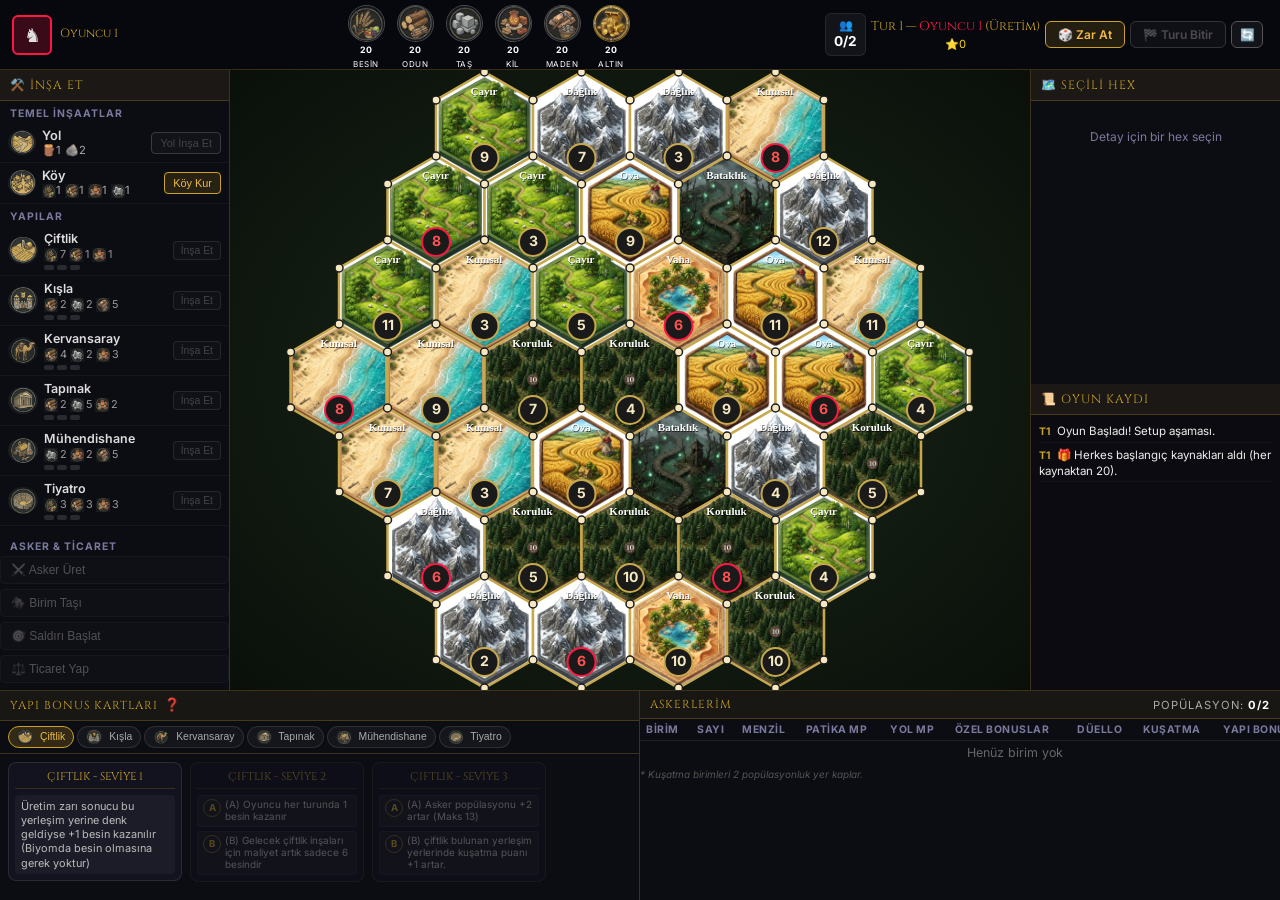
<file: game.html>
<!DOCTYPE html>
<html lang="tr">

<head>
    <meta charset="UTF-8">
    <meta name="viewport" content="width=device-width, initial-scale=1.0">
    <title>Yersu - Oyun Ekranı</title>
    <link href="https://fonts.googleapis.com/css2?family=Cinzel:wght@400;700&family=Inter:wght@400;500;700&display=swap"
        rel="stylesheet">

    <link rel="stylesheet" href="css/game-ui.css?v=5">
</head>

<body>
    <div id="gameContainer">

        <!-- ÜST BAR -->
        <header class="game-header">
            <div class="header-player">
                <div class="player-crest" id="playerCrest">♞</div>
                <div>
                    <div class="player-name-header" id="playerNameHeader">Yükleniyor...</div>
                    <div id="setupInstruction" style="font-size:0.7rem; color:#aaa;"></div>
                </div>
            </div>

            <div class="header-resources">
                <div class="hres-item">
                    <span class="hres-icon"><img src="./besin.png" alt="besin"></span>
                    <span class="hres-amount" id="resBesin">0</span>
                    <span class="hres-prod" id="resBesinProd">+0</span>
                    <span class="hres-label">Besin</span>
                </div>
                <div class="hres-item">
                    <span class="hres-icon"><img src="./odun.png" alt="odun"></span>
                    <span class="hres-amount" id="resOdun">0</span>
                    <span class="hres-prod" id="resOdunProd">+0</span>
                    <span class="hres-label">Odun</span>
                </div>
                <div class="hres-item">
                    <span class="hres-icon"><img src="./tas.png" alt="tas"></span>
                    <span class="hres-amount" id="resTas">0</span>
                    <span class="hres-prod" id="resTasProd">+0</span>
                    <span class="hres-label">Taş</span>
                </div>
                <div class="hres-item">
                    <span class="hres-icon"><img src="./kil.png" alt="kil"></span>
                    <span class="hres-amount" id="resKil">0</span>
                    <span class="hres-prod" id="resKilProd">+0</span>
                    <span class="hres-label">Kil</span>
                </div>
                <div class="hres-item">
                    <span class="hres-icon"><img src="./maden.png" alt="maden"></span>
                    <span class="hres-amount" id="resMaden">0</span>
                    <span class="hres-prod" id="resMadenProd">+0</span>
                    <span class="hres-label">Maden</span>
                </div>
                <div class="hres-item hres-gold">
                    <span class="hres-icon"><img src="./altin.png" alt="altin"></span>
                    <span class="hres-amount" id="resGold">0</span>
                    <span class="hres-prod" id="resGoldProd"></span>
                    <span class="hres-label">Altın</span>
                </div>
            </div>

            <div class="header-right">
                <div class="header-pop">
                    <span>👥</span>
                    <span id="popCounter">0/13</span>
                </div>
                <div class="header-turn-box">
                    <div id="turnIndicator" class="header-turn">Tur 1</div>
                    <span id="vpCounter" class="header-vp">⭐0</span>
                </div>
                <button id="btnRollDice" class="btn-header btn-dice" disabled>🎲 Zar At</button>
                <button id="btnEndTurn" class="btn-header btn-end" disabled>⏭ Turu Bitir</button>
                <button id="btnRestart" class="btn-header btn-restart" title="Yeniden Başlat">🔄</button>
            </div>
        </header>

        <!-- ANA ALAN: Sol Panel | Canvas | Sağ Panel -->
        <div class="game-main">

            <!-- SOL PANEL: İNŞA ET -->
            <aside id="actionMenu" class="side-panel left-panel">
                <div class="panel-title-bar">⚒️ İNŞA ET</div>

                <div class="build-section-label">TEMEL İNŞAATLAR</div>

                <div class="build-row">
                    <div class="build-icon-sm"><img src="yol.png" alt=""></div>
                    <div class="build-info">
                        <div class="build-name">Yol</div>
                        <div class="build-cost-row" id="cost-road"><span>🪵1</span><span>🪨2</span></div>
                    </div>
                    <button class="btn-build action-btn" data-action="build_road" disabled>Yol İnşa Et</button>
                </div>

                <div class="build-row">
                    <div class="build-icon-sm"><img src="koy.png" alt=""></div>
                    <div class="build-info">
                        <div class="build-name">Köy</div>
                        <div class="build-cost-row" id="cost-koy">
                            <span><img src="besin.png" style="width:14px;height:14px;vertical-align:middle;">1</span>
                            <span><img src="odun.png" style="width:14px;height:14px;vertical-align:middle;">1</span>
                            <span><img src="kil.png" style="width:14px;height:14px;vertical-align:middle;">1</span>
                            <span><img src="tas.png" style="width:14px;height:14px;vertical-align:middle;">1</span>
                        </div>
                    </div>
                    <button class="btn-build action-btn" data-action="build_village" disabled>Köy Kur</button>
                </div>

                <div class="build-section-label">YAPILAR</div>

                <div class="buildings-list" id="buildingsList">
                    <div class="bld-row" data-btype="ciftlik">
                        <div class="bld-icon"><img src="ciftlik.png" alt=""></div>
                        <div class="bld-info">
                            <div class="bld-name">Çiftlik</div>
                            <div class="bld-cost" id="cost-ciftlik">🌾7 🪵1 🧱1</div>
                            <div class="bld-lvbar"><span class="bld-dot"></span><span class="bld-dot"></span><span
                                    class="bld-dot"></span></div>
                        </div>
                        <button class="btn-build-sm action-btn" data-action="build_building" data-btype="ciftlik"
                            disabled>İnşa Et</button>
                    </div>
                    <div class="bld-row" data-btype="kisla">
                        <div class="bld-icon"><img src="kisla.png" alt=""></div>
                        <div class="bld-info">
                            <div class="bld-name">Kışla</div>
                            <div class="bld-cost" id="cost-kisla">⚙️5 🪨2 🪵2</div>
                            <div class="bld-lvbar"><span class="bld-dot"></span><span class="bld-dot"></span><span
                                    class="bld-dot"></span></div>
                        </div>
                        <button class="btn-build-sm action-btn" data-action="build_building" data-btype="kisla"
                            disabled>İnşa Et</button>
                    </div>
                    <div class="bld-row" data-btype="kervansaray">
                        <div class="bld-icon"><img src="kervansaray.png" alt=""></div>
                        <div class="bld-info">
                            <div class="bld-name">Kervansaray</div>
                            <div class="bld-cost" id="cost-kervansaray">🪵4 🧱3 🪨2</div>
                            <div class="bld-lvbar"><span class="bld-dot"></span><span class="bld-dot"></span><span
                                    class="bld-dot"></span></div>
                        </div>
                        <button class="btn-build-sm action-btn" data-action="build_building" data-btype="kervansaray"
                            disabled>İnşa Et</button>
                    </div>
                    <div class="bld-row" data-btype="tapinak">
                        <div class="bld-icon"><img src="tapinak.png" alt=""></div>
                        <div class="bld-info">
                            <div class="bld-name">Tapınak</div>
                            <div class="bld-cost" id="cost-tapinak">🪨5 🪵2 🧱2</div>
                            <div class="bld-lvbar"><span class="bld-dot"></span><span class="bld-dot"></span><span
                                    class="bld-dot"></span></div>
                        </div>
                        <button class="btn-build-sm action-btn" data-action="build_building" data-btype="tapinak"
                            disabled>İnşa Et</button>
                    </div>
                    <div class="bld-row" data-btype="muhendishane">
                        <div class="bld-icon"><img src="muhendishane.png" alt=""></div>
                        <div class="bld-info">
                            <div class="bld-name">Mühendishane</div>
                            <div class="bld-cost" id="cost-muhendishane">⚙️5 🪨2 🧱2</div>
                            <div class="bld-lvbar"><span class="bld-dot"></span><span class="bld-dot"></span><span
                                    class="bld-dot"></span></div>
                        </div>
                        <button class="btn-build-sm action-btn" data-action="build_building" data-btype="muhendishane"
                            disabled>İnşa Et</button>
                    </div>
                    <div class="bld-row" data-btype="tiyatro">
                        <div class="bld-icon"><img src="tiyatro.png" alt=""></div>
                        <div class="bld-info">
                            <div class="bld-name">Tiyatro</div>
                            <div class="bld-cost" id="cost-tiyatro">🌾3 🧱3 🪵3</div>
                            <div class="bld-lvbar"><span class="bld-dot"></span><span class="bld-dot"></span><span
                                    class="bld-dot"></span></div>
                        </div>
                        <button class="btn-build-sm action-btn" data-action="build_building" data-btype="tiyatro"
                            disabled>İnşa Et</button>
                    </div>
                </div>

                <div class="build-section-label" style="margin-top:8px;">ASKER & TİCARET</div>
                <div style="display:flex;flex-direction:column;gap:5px;">
                    <button class="action-btn btn-action-full" data-action="train_unit" disabled>⚔️ Asker Üret</button>
                    <button class="action-btn btn-action-full" data-action="move_unit" disabled>🏇 Birim Taşı</button>
                    <button class="action-btn btn-action-full" data-action="attack_unit" disabled>🎯 Saldırı Başlat</button>
                    <button class="action-btn btn-action-full" data-action="trade" disabled>⚖️ Ticaret Yap</button>
                </div>
            </aside>

            <main id="canvasWrapper">
                <canvas id="gameCanvas"></canvas>
                <!-- Ok animasyonunun çizileceği SVG -->
                <svg id="arrowSvg" style="position:absolute;top:0;left:0;width:100%;height:100%;pointer-events:none;overflow:visible;"></svg>
                <div id="floatingNoticeContainer"></div>

                <!-- ZAR ANİMASYONU ALANI -->
                <div id="diceAnimationContainer" class="dice-anim-wrap">
                    <div class="dice-pair">
                        <div id="die1" class="die-body">?</div>
                        <div id="die2" class="die-body">?</div>
                    </div>
                    <div id="diceTotalResult" class="dice-total-text"></div>
                </div>
            </main>

            <!-- SAĞ PANEL: SEÇİLİ HEX + LOG -->
            <aside class="side-panel right-panel">
                <div class="panel-title-bar">🗺️ SEÇİLİ HEX</div>
                <div id="panelInfo" class="hex-info-panel">
                    <div class="panel-empty">Detay için bir hex seçin</div>
                </div>
                <div class="panel-title-bar" style="margin-top:8px;">📜 OYUN KAYDI</div>
                <div id="logContainer" class="log-box"></div>
            </aside>
        </div>
        
        <!-- MOBILE TOGGLE BUTTONS -->
        <button id="toggleLeft" class="mobile-toggle" title="İnşa Et">⚒️</button>
        <button id="toggleRight" class="mobile-toggle" title="Hex Bilgi">🗺️</button>
        <button id="toggleBottom" class="mobile-toggle" title="Askerlerim">⚔️</button>

        <!-- ALT BAR -->
        <div class="game-bottom">
            <!-- ALT SOL: YAPI BONUS KARTLARI -->
            <div class="bottom-bonus">
                <div class="bottom-bar-title">
                    YAPI BONUS KARTLARI
                    <span class="help-icon" title="Her yapının 3 seviyesi vardır.">❓</span>
                </div>
                <div class="bonus-tabs" id="bonusTabs">
                    <button class="bonus-tab active" data-btab="ciftlik"><img src="ciftlik.png" class="tab-img"> Çiftlik</button>
                    <button class="bonus-tab" data-btab="kisla"><img src="kisla.png" class="tab-img"> Kışla</button>
                    <button class="bonus-tab" data-btab="kervansaray"><img src="kervansaray.png" class="tab-img"> Kervansaray</button>
                    <button class="bonus-tab" data-btab="tapinak"><img src="tapinak.png" class="tab-img"> Tapınak</button>
                    <button class="bonus-tab" data-btab="muhendishane"><img src="muhendishane.png" class="tab-img"> Mühendishane</button>
                    <button class="bonus-tab" data-btab="tiyatro"><img src="tiyatro.png" class="tab-img"> Tiyatro</button>
                </div>
                <div class="bonus-cards-row" id="bonusCardsWrap">
                    <!-- JS ile doldurulacak -->
                </div>
            </div>

            <!-- ALT SAĞ: ASKERLERİM -->
            <div class="bottom-military">
                <div class="bottom-bar-title">
                    ASKERLERİM
                    <span class="pop-badge">Popülasyon: <span id="popCounterMilitary">0/13</span></span>
                </div>
                <div class="military-wrap">
                    <table class="military-table">
                        <thead>
                            <tr>
                                <th>Birim</th>
                                <th>Sayı</th>
                                <th>Menzil</th>
                                <th>Patika MP</th>
                                <th>Yol MP</th>
                                <th>Özel Bonuslar</th>
                                <th>Düello</th>
                                <th>Kuşatma</th>
                                <th>Yapı Bonusları</th>
                                <th class="total-col">Özet</th>
                            </tr>
                        </thead>
                        <tbody id="militaryTableBody">
                            <tr>
                                <td colspan="10" style="text-align:center;color:#666;font-size:0.8rem;">Henüz birim yok
                                </td>
                            </tr>
                        </tbody>
                    </table>
                    <div class="military-footnote">* Kuşatma birimleri 2 popülasyonluk yer kaplar.</div>
                </div>
            </div>
        </div>

    </div>

    <!-- BİYOM KART -->
    <div id="biomeDetail" class="biome-card">
        <div id="biome-name" class="card-header">Bölge</div>
        <div id="biome-body"></div>
    </div>

    <!-- BİLDİRİMLER KONTEYNERI CANVAS İÇİNE TAŞINDI -->

    <!-- ZAR MODALI KALDIRILDI, ANİMASYON CANVASWRAPPER İÇİNE EKLENDİ -->

    <!-- SEÇİM MODALI -->
    <div id="choiceModal" class="modal-overlay">
        <div class="modal-content" style="max-width:800px;width:90%;">
            <h2 id="choiceModalTitle">Başlık</h2>
            <div id="choiceGrid" class="choice-modal"></div>
            <div class="modal-footer">
                <button id="btnChoiceModalClose" class="btn-secondary btn-premium-close">Kapat</button>
            </div>
        </div>
    </div>

    <div id="tradeModal" class="modal-overlay">
        <div class="modal-content" style="max-width:560px;">
            <h2>🏦 Banka Ticareti</h2>
            <p style="font-size:0.82rem;color:#ccc;margin-bottom:15px;">6 Temel = 1 Altın | 3 Temel = 1 Temel | 1 Altın = 2 Temel (Kervansaray varsa 3)</p>
            <div style="display:grid;grid-template-columns:1fr 1fr;gap:12px;">
                <div>
                    <div style="font-weight:bold;margin-bottom:8px;color:#aef;">Veriyorum (Sizin)</div>
                    <div id="btOfferGrid" class="pt-res-grid"></div>
                </div>
                <div>
                    <div style="font-weight:bold;margin-bottom:8px;color:#fca;">Alıyorum (Banka)</div>
                    <div id="btRequestGrid" class="pt-res-grid"></div>
                </div>
            </div>
            <div style="margin-top:15px; padding:10px; background:rgba(0,0,0,0.2); border-radius:8px; font-size:0.85rem; text-align:center;">
                <span id="bankTradeStatus">Geçerli bir takas seçin.</span>
            </div>
            <div class="modal-footer" style="margin-top:20px; gap: 12px;">
                <button id="btnConfirmTrade" class="btn-primary" style="flex:1.5; height:45px; font-weight:bold;">Takas Et</button>
                <button class="btn-secondary btn-premium-close" style="flex:1; height:45px;"
                    onclick="document.getElementById('tradeModal').classList.remove('active')">İptal</button>
            </div>
        </div>
    </div>

    <!-- OYUNCU TİCARET MODALI -->
    <div id="playerTradeModal" class="modal-overlay">
        <div class="modal-content" style="max-width:560px;">
            <h2>🤝 Oyuncu Ticareti</h2>
            <p style="font-size:0.82rem;color:#ccc;margin-bottom:15px;">Karşı tarafa teklif sun.</p>
            <div style="margin-bottom:14px;">
                <label>Oyuncu:</label>
                <select id="ptTargetPlayer" class="input-style" style="width:100%;margin-top:4px;"></select>
            </div>
            <div style="display:grid;grid-template-columns:1fr 1fr;gap:12px;">
                <div>
                    <div style="font-weight:bold;margin-bottom:8px;color:#aef;">Veriyorum</div>
                    <div id="ptOfferGrid" class="pt-res-grid"></div>
                </div>
                <div>
                    <div style="font-weight:bold;margin-bottom:8px;color:#fca;">İstiyorum</div>
                    <div id="ptRequestGrid" class="pt-res-grid"></div>
                </div>
            </div>
            <div class="modal-footer" style="gap: 12px;">
                <button id="btnConfirmPlayerTrade" class="btn-primary" style="flex:1.5;">Teklif Gönder</button>
                <button class="btn-secondary btn-premium-close" style="flex:1;"
                    onclick="document.getElementById('playerTradeModal').classList.remove('active')">İptal</button>
            </div>
        </div>
    </div>



    <!-- KAYNAK DEĞİŞTİRME MODALI (Mühendishane 2B) -->
    <div id="changeBiomeModal" class="modal-overlay" style="z-index: 10000;">
        <div class="modal-content" style="max-width: 400px; text-align: center;">
            <h2 style="margin-bottom: 5px;">⚙️ Biyom Kaynağını Değiştir</h2>
            <p style="font-size: 0.9rem; margin-bottom: 20px;">Mühendishane (Sv 2-B) bonusunuzla yerleşiminizdeki biyomun üreteceği kaynağı değiştirebilirsiniz.</p>
            <input type="hidden" id="changeBiomeHexId" value="">
            <div style="display: grid; grid-template-columns: repeat(3, 1fr); gap: 10px; margin-bottom: 20px;">
                <button class="btn-secondary" onclick="window.appMain.ui.confirmChangeResource('besin')">🌾 Besin</button>
                <button class="btn-secondary" onclick="window.appMain.ui.confirmChangeResource('odun')">🪵 Odun</button>
                <button class="btn-secondary" onclick="window.appMain.ui.confirmChangeResource('tas')">🪨 Taş</button>
                <button class="btn-secondary" onclick="window.appMain.ui.confirmChangeResource('kil')">🧱 Kil</button>
                <button class="btn-secondary" onclick="window.appMain.ui.confirmChangeResource('maden')">⚙️ Maden</button>
            </div>
            <div class="modal-footer">
                <button class="btn-secondary btn-premium-close" onclick="document.getElementById('changeBiomeModal').classList.remove('active')">İptal</button>
            </div>
        </div>
    </div>

    <!-- KERVANSARAY KAYNAK SEÇİM MODALI -->
    <div id="kervansarayModal" class="modal-overlay" style="z-index: 10000;">
        <div class="modal-content" style="max-width: 400px; text-align: center;">
            <h2 style="margin-bottom: 5px;">🐪 Kervansaray Bonusu</h2>
            <h3 style="color: var(--gold); margin-bottom: 15px;">Sıra: <span id="kervansarayPlayerName">Oyuncu</span></h3>
            <p style="font-size: 0.9rem; margin-bottom: 20px;">Kervansaray bonusunuzdan <span id="kervansarayResCount" style="font-weight: bold; color: white;">1</span> adet temel kaynak seçme hakkınız var. Lütfen seçin:</p>
            
            <div style="display: grid; grid-template-columns: repeat(3, 1fr); gap: 10px; margin-bottom: 20px;">
                <button class="btn-secondary" onclick="window.appMain.ui.selectKervansarayRes('besin')">🌾 Besin</button>
                <button class="btn-secondary" onclick="window.appMain.ui.selectKervansarayRes('odun')">🪵 Odun</button>
                <button class="btn-secondary" onclick="window.appMain.ui.selectKervansarayRes('tas')">🪨 Taş</button>
                <button class="btn-secondary" onclick="window.appMain.ui.selectKervansarayRes('kil')">🧱 Kil</button>
                <button class="btn-secondary" onclick="window.appMain.ui.selectKervansarayRes('maden')">⚙️ Maden</button>
            </div>
        </div>
    </div>

    <!-- YOL VERGİSİ MODALI -->
    <div id="roadTaxModal" class="modal-overlay" style="z-index: 10000;">
        <div class="modal-content" style="max-width: 400px; text-align: center;">
            <h2 style="margin-bottom: 5px;">💰 Yol Vergisi!</h2>
            <p style="font-size: 0.9rem; margin-bottom: 20px;" id="roadTaxDesc">Geçiş yapmak için 1 kaynak ödemelisiniz.</p>
            <div id="roadTaxButtons" style="display: grid; grid-template-columns: repeat(3, 1fr); gap: 10px; margin-bottom: 20px;">
                <!-- Butonlar JavaScript ile doldurulacak -->
            </div>
        </div>
    </div>

    <!-- ZAFER MODALI -->
    <div id="victoryModal" class="modal-overlay">
        <div class="modal-content victory-content"
            style="text-align: center; background: linear-gradient(135deg, #1a1a2e 0%, #16213e 100%); border: 2px solid var(--gold); box-shadow: 0 0 50px rgba(200, 168, 78, 0.3);">
            <div class="victory-crown"
                style="font-size: 5rem; margin-bottom: 20px; filter: drop-shadow(0 0 10px gold);">👑</div>
            <h1 id="victoryTitle"
                style="color: var(--gold); font-family: 'Cinzel', serif; font-size: 3rem; margin-bottom: 10px; text-shadow: 0 2px 10px rgba(0,0,0,0.5);">
                ZAFER!</h1>
            <p id="victoryMessage" style="font-size: 1.2rem; color: #eee; margin-bottom: 20px;">Bir İmparatorluk
                Doğuyor...</p>
            <div id="victoryStats"
                style="background: rgba(0,0,0,0.4); padding: 20px; border-radius: 12px; margin-bottom: 30px; border: 1px solid rgba(255,255,255,0.1);">
            </div>
            <div class="modal-footer" style="justify-content: center;">
                <button class="btn-primary" style="padding: 15px 40px; font-size: 1.2rem;"
                    onclick="location.reload()">Yeni Dünyalar Fethet</button>
            </div>
        </div>
    </div>

    <!-- JS Dosyaları -->
    <script src="js/config.js?v=3"></script>
    <script src="js/hexgrid.js?v=2"></script>
    <script src="js/mapgen.js?v=2"></script>
    <script src="js/state.js?v=4"></script>
    <script src="js/actions.js?v=4"></script>
    <script src="js/renderer.js?v=2"></script>
    <script src="js/ui.js?v=4"></script>
    <script src="js/ai.js?v=2"></script>
    <script src="js/game.js?v=2"></script>
    <!-- Birim Seçim Dialogu (Yüzen) -->
    <div id="unit-picker" class="unit-picker"></div>

    <!-- NODE TOOLTIP (HOVER LİSTELEME) -->
    <div id="node-tooltip" class="node-tooltip"></div>
    <div id="node-actions-container"></div>

    <!-- COMBAT MODAL (VS EKRANI) -->
    <div id="combat-modal" class="combat-modal">
        <div class="combat-box">
            <div id="combat-result-text" class="combat-result-text"></div>
            <div class="battlefield" id="battlefield">
                <svg id="animSvg"></svg>
                
                <div class="combat-side" id="attacker-side">
                    <div class="combat-unit-frame attacker" id="atk-frame"></div>
                    <div id="atk-name" class="combat-name">Saldıran</div>
                </div>

                <div class="dice-central-area">
                    <div class="dice-duel-row">
                        <div class="dice-side" id="atk-dice"></div>
                        <div class="vs-text-central">VS</div>
                        <div class="dice-side" id="def-dice"></div>
                    </div>
                    <div class="power-row">
                        <div class="power-side-detail">
                            <span class="stat-value" id="atk-power">0</span>
                            <div class="power-bonus-info" id="atk-bonus"></div>
                        </div>
                        <span class="power-vs-text">vs</span>
                        <div class="power-side-detail">
                            <span class="stat-value" id="def-power">0</span>
                            <div class="power-bonus-info" id="def-bonus"></div>
                        </div>
                    </div>
                </div>

                <div class="combat-side" id="defender-side">
                    <div class="combat-unit-frame defender" id="def-frame"></div>
                    <div id="def-name" class="combat-name">Savunan</div>
                </div>
            </div>
            
            <div class="combat-info-panel">
                <div class="combat-footer">
                    <button id="btn-close-combat" class="btn-build">Devam Et</button>
                </div>
            </div>
        </div>
    </div>
</body>

</html>
</file>
<file: css/style.css>
:root {
    /* Ortaçağ Teması Renkleri */
    --bg-deep:      #0a0a0f;
    --bg-panel:     rgba(18, 18, 26, 0.85);
    --bg-panel-solid: #12121a;
    --gold:         #c9a227;
    --gold-hover:   #eebb44;
    --text-main:    #e0e0e0;
    --text-muted:   #8a8a9e;
    --danger:       #c0392b;
    --border-color: rgba(201, 162, 39, 0.3);
    
    /* Fontlar */
    --font-ui:      'Inter', system-ui, sans-serif;
    --font-heading: 'Cinzel', serif;
}

* {
    box-sizing: border-box;
    margin: 0;
    padding: 0;
}

body {
    background-color: var(--bg-deep);
    color: var(--text-main);
    font-family: var(--font-ui);
    overflow: hidden;
    /* Lobby bg'si için hafif noise/pattern konabilir */
    background-image: radial-gradient(circle at center, #1a1a2e 0%, var(--bg-deep) 100%);
    display: flex;
    justify-content: center;
    align-items: center;
    height: 100vh;
}

h1, h2, h3, h4 {
    font-family: var(--font-heading);
    font-weight: 700;
    color: var(--gold);
    text-shadow: 0 2px 4px rgba(0,0,0,0.5);
}

/* ────────────────────────────────────────────────────────
   LOBBY TASARIMI (index.html)
   ──────────────────────────────────────────────────────── */

#lobbyContainer {
    background: var(--bg-panel-solid);
    border: 1px solid var(--border-color);
    border-radius: 12px;
    padding: 40px;
    width: 600px;
    box-shadow: 0 10px 40px rgba(0,0,0,0.8), inset 0 0 20px rgba(201, 162, 39, 0.05);
    display: flex;
    flex-direction: column;
    gap: 30px;
}

#lobbyContainer h1 {
    text-align: center;
    font-size: 3rem;
    letter-spacing: 2px;
    margin-bottom: 10px;
}

.setup-section {
    display: flex;
    flex-direction: column;
    gap: 15px;
}

.input-group {
    display: flex;
    flex-direction: column;
    gap: 5px;
    flex: 1;
}

.input-group label {
    font-size: 0.85rem;
    color: var(--text-muted);
    text-transform: uppercase;
    letter-spacing: 1px;
}

.input-style {
    background: rgba(0,0,0,0.3);
    border: 1px solid rgba(255,255,255,0.1);
    color: white;
    padding: 10px 14px;
    border-radius: 6px;
    font-family: var(--font-ui);
    font-size: 1rem;
    transition: all 0.2s ease;
    outline: none;
}

.input-style:focus {
    border-color: var(--gold);
    background: rgba(0,0,0,0.5);
}

.player-list {
    display: flex;
    flex-direction: column;
    gap: 10px;
    max-height: 300px;
    overflow-y: auto;
    padding-right: 5px;
}

.player-row {
    display: flex;
    gap: 10px;
    background: rgba(255,255,255,0.03);
    padding: 12px;
    border-radius: 8px;
    border-left: 3px solid var(--gold);
}

.btn-primary {
    background: linear-gradient(to bottom, var(--gold), #9b7a15);
    color: #111;
    border: none;
    padding: 14px 24px;
    border-radius: 6px;
    font-family: var(--font-heading);
    font-size: 1.2rem;
    font-weight: bold;
    cursor: pointer;
    box-shadow: 0 4px 15px rgba(201, 162, 39, 0.3);
    transition: all 0.2s ease;
    text-transform: uppercase;
    letter-spacing: 1px;
}

.btn-primary:hover {
    transform: translateY(-2px);
    box-shadow: 0 6px 20px rgba(201, 162, 39, 0.5);
    background: linear-gradient(to bottom, var(--gold-hover), var(--gold));
}

.btn-primary:active {
    transform: translateY(1px);
}

.btn-primary:disabled {
    background: #555;
    color: #888;
    cursor: not-allowed;
    box-shadow: none;
    transform: none;
}

/* ────────────────────────────────────────────────────────
   OYUN EKRANI TASARIMI (game.html)
   ──────────────────────────────────────────────────────── */

#gameContainer {
    width: 100vw;
    height: 100vh;
    display: grid;
    grid-template-columns: 280px 1fr 280px;
    grid-template-rows: 60px 1fr;
    grid-template-areas: 
        "header header header"
        "left   canvas right";
}

/* Header */
.game-header {
    grid-area: header;
    background: var(--bg-panel);
    border-bottom: 1px solid var(--border-color);
    display: flex;
    justify-content: space-between;
    align-items: center;
    padding: 0 20px;
    backdrop-filter: blur(10px);
    z-index: 10;
}

.turn-indicator {
    font-size: 1.2rem;
    font-family: var(--font-heading);
}

/* Canvas Area */
#canvasWrapper {
    grid-area: canvas;
    position: relative;
    overflow: hidden;
    cursor: grab;
}

#canvasWrapper:active {
    cursor: grabbing;
}

canvas {
    display: block;
}

/* Panels */
.side-panel {
    background: var(--bg-panel);
    border: 1px solid var(--border-color);
    backdrop-filter: blur(10px);
    padding: 20px;
    display: flex;
    flex-direction: column;
    gap: 20px;
    z-index: 10;
    overflow-y: auto;
}

.left-panel {
    grid-area: left;
    border-right: 1px solid var(--border-color);
}

.right-panel {
    grid-area: right;
    border-left: 1px solid var(--border-color);
}

/* UI Bileşenleri */
.panel-section {
    display: flex;
    flex-direction: column;
    gap: 10px;
}

.panel-title {
    font-size: 0.9rem;
    color: var(--text-muted);
    text-transform: uppercase;
    letter-spacing: 1px;
    border-bottom: 1px solid rgba(255,255,255,0.1);
    padding-bottom: 5px;
}

/* Kaynak Grid */
.resource-grid {
    display: grid;
    grid-template-columns: 1fr 1fr;
    gap: 10px;
}

.res-item {
    background: rgba(0,0,0,0.4);
    border-radius: 6px;
    padding: 8px;
    display: flex;
    align-items: center;
    justify-content: space-between;
    border: 1px solid rgba(255,255,255,0.05);
}

.res-icon {
    font-size: 1.2rem;
}

.res-val {
    font-weight: bold;
    font-family: var(--font-heading);
}

/* İstatistikler */
.stat-item {
    display: flex;
    justify-content: space-between;
    padding: 10px;
    background: rgba(255,255,255,0.02);
    border-radius: 6px;
}

/* Eylem Butonları */
.action-btn {
    background: rgba(0,0,0,0.4);
    border: 1px solid rgba(201, 162, 39, 0.4);
    color: #fff;
    padding: 12px;
    border-radius: 6px;
    cursor: pointer;
    font-family: var(--font-ui);
    font-size: 0.95rem;
    display: flex;
    align-items: center;
    gap: 10px;
    transition: all 0.2s;
}

.action-btn:hover:not(:disabled) {
    background: rgba(201, 162, 39, 0.15);
    border-color: var(--gold);
    transform: translateX(5px);
}

.action-btn:disabled {
    opacity: 0.4;
    cursor: not-allowed;
    border-color: rgba(255,255,255,0.1);
}

/* Log Kutusu */
.log-box {
    flex: 1;
    background: rgba(0,0,0,0.5);
    border-radius: 8px;
    border: 1px solid rgba(255,255,255,0.05);
    padding: 10px;
    display: flex;
    flex-direction: column;
    gap: 5px;
    overflow-y: auto;
    font-size: 0.85rem;
}

.log-entry {
    padding: 6px 8px;
    background: rgba(255,255,255,0.03);
    border-radius: 4px;
    border-left: 2px solid var(--text-muted);
}

.log-entry.info { border-left-color: #3498db; }
.log-entry.success { border-left-color: #2ecc71; }
.log-entry.danger { border-left-color: #e74c3c; color: #ffcccc; background: rgba(231, 76, 60, 0.1); }

/* Modal (Zar) */
.modal-overlay {
    position: fixed;
    top: 0; left: 0; right: 0; bottom: 0;
    background: rgba(0,0,0,0.8);
    backdrop-filter: blur(5px);
    display: flex;
    justify-content: center;
    align-items: center;
    z-index: 1000;
    opacity: 0;
    pointer-events: none;
    transition: opacity 0.3s;
}

.modal-overlay.active {
    opacity: 1;
    pointer-events: all;
}

.modal-content {
    background: var(--bg-panel-solid);
    border: 2px solid var(--gold);
    border-radius: 12px;
    padding: 25px; /* Küçültüldü */
    text-align: center;
    box-shadow: 0 10px 50px rgba(0,0,0,0.9);
    transform: scale(0.8);
    transition: transform 0.3s cubic-bezier(0.175, 0.885, 0.32, 1.275);
    max-height: 90vh;
    overflow-y: auto;
}

.modal-overlay.active .modal-content {
    transform: scale(1);
}

.dice-result {
    font-size: 6rem;
    font-family: var(--font-heading);
    color: var(--gold);
    text-shadow: 0 0 20px rgba(201, 162, 39, 0.5);
    margin: 20px 0;
}

/* ────────────────────────────────────────────────────────
   YENİ: BİLDİRİM VE MODAL SİSTEMİ
   ──────────────────────────────────────────────────────── */

#floatingNoticeContainer {
    position: fixed;
    top: 80px;
    left: 50%;
    transform: translateX(-50%);
    display: flex;
    flex-direction: column;
    align-items: center;
    gap: 10px;
    z-index: 2000;
    pointer-events: none;
}

.notice {
    background: rgba(42, 28, 14, 0.95);
    border: 1px solid var(--gold);
    color: var(--text-main);
    padding: 10px 24px;
    border-radius: 8px;
    font-family: var(--font-heading);
    font-size: 1rem;
    box-shadow: 0 4px 15px rgba(0,0,0,0.5);
    animation: noticeFadeIn 0.3s cubic-bezier(0.175, 0.885, 0.32, 1.275) forwards;
    display: flex;
    align-items: center;
    gap: 10px;
}

.notice.danger { border-color: var(--danger); color: #ffcccc; }
.notice.success { border-color: #2ecc71; color: #ccffcc; }

@keyframes noticeFadeIn {
    from { opacity: 0; transform: translateY(-20px); }
    to { opacity: 1; transform: translateY(0); }
}

.notice.fade-out {
    animation: noticeFadeOut 0.5s forwards;
}

@keyframes noticeFadeOut {
    to { opacity: 0; transform: translateY(-10px) scale(0.95); }
}

/* Bina/Asker Seçim Modalı */
.choice-modal {
    display: grid;
    grid-template-columns: repeat(auto-fit, minmax(220px, 1fr));
    gap: 10px;
    margin-top: 15px;
}

.choice-item {
    background: rgba(0, 0, 0, 0.4);
    border: 2px solid rgba(255,255,255,0.1);
    padding: 10px;
    border-radius: 12px;
    cursor: pointer;
    transition: all 0.3s cubic-bezier(0.4, 0, 0.2, 1);
    display: flex;
    flex-direction: column;
    align-items: center;
    gap: 8px;
    text-align: center;
    position: relative;
    overflow: hidden;
}

.choice-item.enabled {
    border-color: var(--gold);
    box-shadow: 0 0 20px rgba(201, 162, 39, 0.2);
}

.choice-item.enabled:hover {
    background: rgba(201, 162, 39, 0.2);
    border-color: var(--gold-hover);
    transform: translateY(-5px) scale(1.05);
    box-shadow: 0 0 30px rgba(201, 162, 39, 0.4);
}

.choice-item.disabled {
    opacity: 0.4;
    filter: grayscale(1);
    cursor: not-allowed;
    border-color: rgba(255,255,255,0.05);
}

.choice-item .icon { 
    font-size: 2.5rem; 
    filter: drop-shadow(0 0 5px rgba(0,0,0,0.5));
}

.choice-item.enabled .icon {
    animation: iconFloat 3s infinite ease-in-out;
}

@keyframes iconFloat {
    0%, 100% { transform: translateY(0); }
    50% { transform: translateY(-5px); }
}

.choice-item .name { 
    font-family: var(--font-heading); 
    font-weight: bold; 
    font-size: 1rem; 
    color: var(--gold);
}

.choice-item .cost { 
    font-size: 0.85rem; 
    color: var(--text-main);
    background: rgba(0,0,0,0.5);
    padding: 4px 10px;
    border-radius: 20px;
    border: 1px solid rgba(255,255,255,0.1);
}

/* Animasyon Sınıfları */
.pulse-ui {
    animation: pulseLoop 2s infinite;
}

@keyframes pulseLoop {
    0% { filter: drop-shadow(0 0 0px var(--gold)); }
    50% { filter: drop-shadow(0 0 8px var(--gold)); }
    100% { filter: drop-shadow(0 0 0px var(--gold)); }
}

#setupInstruction {
    background: rgba(201, 162, 39, 0.2);
    border: 1px solid var(--gold);
    color: var(--gold);
    padding: 4px 12px;
    border-radius: 4px;
    font-size: 0.9rem;
    font-weight: bold;
    display: none;
}

/* Biyom Detay Kartı */
.biome-card {
    position: absolute;
    background: rgba(28, 18, 10, 0.95);
    border: 1px solid #c8960c;
    border-radius: 4px;
    padding: 8px 15px;
    color: #f0deb4;
    z-index: 2000;
    transition: opacity 0.2s;
    opacity: 0;
    display: flex;
    flex-direction: column;
    gap: 2px;
    box-shadow: 0 4px 15px rgba(0,0,0,0.5);
    pointer-events: none;
    min-width: 180px;
}

.biome-card.active {
    opacity: 1;
}

.biome-card .card-header {
    font-family: 'Georgia', serif;
    font-size: 1.2rem;
    font-weight: bold;
    color: #f0deb4;
}

.biome-card .card-row {
    font-size: 0.9rem;
    color: #f0deb4;
}

.biome-card .label {
    color: rgba(240, 222, 180, 0.7);
    margin-right: 5px;
}

/* ── Savaş Animasyonu ── */
.combat-anim {
    position: fixed;
    font-size: 48px;
    z-index: 9999;
    pointer-events: none;
    animation: combatPop 1.2s ease-out forwards;
    transform: translate(-50%, -50%);
}

@keyframes combatPop {
    0%   { opacity: 1; transform: translate(-50%, -50%) scale(0.5); }
    30%  { opacity: 1; transform: translate(-50%, -50%) scale(1.8); }
    100% { opacity: 0; transform: translate(-50%, -120%) scale(1); }
}

/* ── Bildirimler ── */
#floatingNoticeContainer {
    position: fixed;
    bottom: 20px;
    left: 50%;
    transform: translateX(-50%);
    z-index: 9000;
    display: flex;
    flex-direction: column-reverse;
    gap: 8px;
    pointer-events: none;
}

.notice {
    padding: 10px 20px;
    border-radius: 8px;
    background: rgba(0, 0, 0, 0.85);
    border: 1px solid var(--gold);
    color: #f0deb4;
    font-size: 0.9rem;
    animation: slideUp 0.3s ease-out;
    backdrop-filter: blur(8px);
}

.notice.success { border-color: #4CAF50; }
.notice.danger  { border-color: #f44336; color: #ff8a80; }
.notice.fade-out { opacity: 0; transition: opacity 0.5s; }

@keyframes slideUp {
    from { opacity: 0; transform: translateY(20px); }
    to   { opacity: 1; transform: translateY(0); }
}
/* ── Savaş Modalı ── */
.modal-overlay {
    position: fixed;
    top: 0; left: 0; right: 0; bottom: 0;
    background: rgba(0,0,0,0.85);
    z-index: 10000;
    display: flex;
    justify-content: center;
    align-items: center;
    backdrop-filter: blur(5px);
}
.combat-modal {
    background: var(--bg-panel-solid);
    border: 2px solid var(--gold);
    border-radius: 12px;
    padding: 30px;
    width: 600px;
    box-shadow: 0 0 50px rgba(201, 162, 39, 0.3);
    display: flex;
    flex-direction: column;
    gap: 20px;
}
.combat-vs {
    display: flex;
    justify-content: space-around;
    align-items: center;
}
.combat-unit-card {
    text-align: center;
    padding: 20px;
    border: 1px solid rgba(255,255,255,0.1);
    border-radius: 8px;
    width: 40%;
}
.combat-dice-box {
    display: flex;
    gap: 10px;
    justify-content: center;
    margin-top: 15px;
}
.combat-die {
    width: 40px;
    height: 40px;
    background: #fff;
    color: #000;
    display: flex;
    justify-content: center;
    align-items: center;
    font-size: 1.5rem;
    font-weight: bold;
    border-radius: 6px;
    box-shadow: 0 4px 10px rgba(0,0,0,0.5);
}
.combat-result-text {
    text-align: center;
    font-size: 1.5rem;
    font-family: var(--font-heading);
    margin: 10px 0;
}
.combat-close-btn {
    align-self: center;
    padding: 10px 30px;
    background: var(--gold);
    color: black;
    border: none;
    border-radius: 4px;
    font-weight: bold;
    cursor: pointer;
}

/* ────────────────────────────────────────────────────────
   BİRİM PANELİ & TİCARET MODALI
   ──────────────────────────────────────────────────────── */

.unit-panel {
    max-height: 200px;
    overflow-y: auto;
    padding-right: 5px;
}
.unit-panel::-webkit-scrollbar {
    width: 6px;
}
.unit-panel::-webkit-scrollbar-thumb {
    background: rgba(201, 162, 39, 0.4);
    border-radius: 4px;
}

.pt-res-grid {
    display: flex;
    flex-direction: column;
    gap: 2px;
    background: rgba(0,0,0,0.2);
    padding: 10px;
    border-radius: 6px;
}
</file>
<file: css/game-ui.css>
/* ============================================================
   YERSU — game-ui.css  (v5 - Yeni tam ekran layout)
   ============================================================ */

/* ─── ROOT ─── */
:root {
    --hdr-h: 70px;
    --bot-h: 210px;
    --left-w: 230px;
    --right-w: 250px;
    --panel-bg: rgba(12, 12, 20, 0.92);
    --panel-border: rgba(201, 162, 39, 0.25);
    --gold: #c9a227;
    --gold2: #eebb44;
    --text: #e0e0e0;
    --muted: #7a7a9e;
    --danger: #c0392b;
    --success: #27ae60;
}

/* ─── GLOBAL ─── */
body {
    background: #0a0a0f;
    margin: 0;
    padding: 0;
    overflow: hidden;
    font-family: 'Inter', sans-serif;
    color: var(--text);
}

/* ─── LAYOUT ─── */
#gameContainer {
    display: grid;
    grid-template-rows: var(--hdr-h) 1fr var(--bot-h);
    grid-template-columns: 1fr;
    height: 100vh;
    width: 100vw;
    overflow: hidden;
    background: #0a0a0f;
}

.game-main {
    display: grid;
    grid-template-columns: var(--left-w) 1fr var(--right-w);
    overflow: hidden;
}

.game-bottom {
    display: grid;
    grid-template-columns: 1fr 1fr;
    border-top: 1px solid var(--panel-border);
    background: var(--panel-bg);
    overflow: hidden;
}

/* ─── HEADER ─── */
.game-header {
    display: flex;
    align-items: center;
    gap: 10px;
    padding: 0 12px;
    background: rgba(8, 8, 15, 0.97);
    border-bottom: 1px solid var(--panel-border);
    z-index: 10;
    height: var(--hdr-h); /* Sabit yükseklik */
    box-sizing: border-box;
}

.header-player {
    display: flex;
    align-items: center;
    gap: 8px;
    min-width: 140px;
}

.player-crest {
    width: 36px;
    height: 36px;
    border-radius: 6px;
    border: 2px solid var(--gold);
    display: flex;
    align-items: center;
    justify-content: center;
    font-size: 1.2rem;
    background: rgba(201, 162, 39, 0.15);
    flex-shrink: 0;
}

.player-name-header {
    font-family: 'Cinzel', serif;
    font-size: 0.75rem;
    color: var(--gold);
    max-width: 100px;
    white-space: nowrap;
    overflow: hidden;
    text-overflow: ellipsis;
}

/* ─── HEADER KAYNAKLAR ─── */
.header-resources {
    display: flex;
    gap: 4px;
    flex: 1;
    justify-content: center;
}

.hres-item {
    display: flex;
    flex-direction: column;
    align-items: center;
    justify-content: flex-start;
    gap: 0px;
    background: transparent;
    border: none;
    padding: 0;
    min-width: 45px;
    height: auto;
    transition: all 0.2s;
    overflow: visible; 
}

.hres-item:hover .hres-icon {
    background: rgba(255, 255, 255, 0.15);
}

.hres-gold .hres-icon {
    border-color: rgba(201, 162, 39, 0.6);
    background: rgba(201, 162, 39, 0.15);
}

.hres-icon {
    width: 35px;
    height: 35px;
    display: flex;
    align-items: center;
    justify-content: center;
    background: rgba(255, 255, 255, 0.08);
    border: 1px solid rgba(255, 255, 255, 0.2);
    border-radius: 50%;
    margin-top: 5px; /* İkonları aşağı indir */
    margin-bottom: 2px;
    overflow: hidden; /* Clipping yap */
}

.hres-icon img {
    width: 100%;
    height: 100%;
    object-fit: cover;
}

.hres-amount {
    font-size: 0.55rem;
    font-weight: 700;
    color: #fff;
    line-height: 1;
    margin-top: 2px;
}

.hres-prod {
    font-size: 0.65rem;
    color: #4caf50;
    line-height: 1;
    font-weight: 600;
    min-height: 10px;
}

.hres-label {
    font-size: 0.5rem;
    color: #fff;
    text-transform: uppercase;
    letter-spacing: 0.5px;
    margin-top: -5px; /* 2px daha yukarı kaydırıldı */
}

/* ─── HEADER SAĞ ─── */
.header-right {
    display: flex;
    align-items: center;
    gap: 5px; /* Daraltıldı */
    min-width: auto; /* Kısıtlama kaldırıldı */
    justify-content: flex-end;
    padding-right: 5px;
}

.header-pop {
    display: flex;
    flex-direction: column;
    align-items: center;
    font-size: 0.7rem;
    color: var(--muted);
    line-height: 1.3;
    background: rgba(255, 255, 255, 0.05);
    border: 1px solid rgba(255, 255, 255, 0.08);
    border-radius: 6px;
    padding: 4px 8px;
}

.header-pop span:last-child {
    color: #fff;
    font-weight: 700;
    font-size: 0.85rem;
}

.header-turn-box {
    display: flex;
    flex-direction: column;
    align-items: center;
    gap: 2px;
}

.header-turn {
    font-family: 'Cinzel', serif;
    font-size: 0.8rem;
    color: var(--gold);
    white-space: nowrap;
}

.header-vp {
    font-size: 0.7rem;
    color: #ffd700;
}

.btn-header {
    padding: 5px 12px;
    border-radius: 6px;
    border: 1px solid;
    font-family: 'Inter', sans-serif;
    font-size: 0.75rem;
    font-weight: 600;
    cursor: pointer;
    transition: all 0.2s;
    white-space: nowrap;
}

.btn-dice {
    border-color: var(--gold);
    background: rgba(201, 162, 39, 0.15);
    color: var(--gold2);
}

.btn-dice:not(:disabled):hover {
    background: rgba(201, 162, 39, 0.35);
}

.btn-end {
    border-color: #3a7bd5;
    background: rgba(58, 123, 213, 0.2);
    color: #7ab8ff;
}

.btn-end:not(:disabled):hover {
    background: rgba(58, 123, 213, 0.4);
}

.btn-restart {
    border-color: #555;
    background: rgba(255, 255, 255, 0.05);
    color: #aaa;
    width: 32px;
    padding: 5px;
}

.btn-header:disabled {
    opacity: 0.4;
    cursor: not-allowed;
}

/* ─── PANELS ─── */
.side-panel {
    background: var(--panel-bg);
    border-right: 1px solid var(--panel-border);
    display: flex;
    flex-direction: column;
    overflow: hidden;
}

.right-panel {
    border-right: none;
    border-left: 1px solid var(--panel-border);
}

.panel-title-bar {
    font-family: 'Cinzel', serif;
    font-size: 0.75rem;
    color: var(--gold);
    text-transform: uppercase;
    letter-spacing: 1px;
    padding: 7px 10px;
    background: rgba(201, 162, 39, 0.08);
    border-bottom: 1px solid var(--panel-border);
    flex-shrink: 0;
}

/* ─── SOL PANEL: İNŞA ET ─── */
.left-panel {
    overflow-y: auto;
    overflow-x: hidden;
    font-size: 0.8rem;
}

.left-panel::-webkit-scrollbar {
    width: 4px;
}

.left-panel::-webkit-scrollbar-thumb {
    background: rgba(201, 162, 39, 0.3);
    border-radius: 2px;
}

.build-section-label {
    font-size: 0.65rem;
    font-weight: 700;
    color: var(--muted);
    text-transform: uppercase;
    letter-spacing: 1px;
    padding: 6px 10px 3px;
}

.build-row {
    display: flex;
    align-items: center;
    gap: 6px;
    padding: 5px 8px;
    border-bottom: 1px solid rgba(255, 255, 255, 0.04);
    transition: background 0.15s;
}

.build-row:hover {
    background: rgba(255, 255, 255, 0.04);
}

.build-icon-sm {
    font-size: 1.4rem;
    width: 28px;
    height: 28px;
    text-align: center;
    flex-shrink: 0;
    display: flex;
    align-items: center;
    justify-content: center;
}
.build-icon-sm img {
    max-width: 100%;
    max-height: 100%;
    object-fit: contain;
    border-radius: 50%; /* Kare köşeleri kaldır ve yuvarla */
}

.build-info {
    flex: 1;
    min-width: 0;
}

.build-name {
    font-weight: 600;
    font-size: 0.8rem;
    color: #ddd;
}

.build-cost-row {
    display: flex;
    gap: 4px;
    font-size: 0.7rem;
    color: #aaa;
    flex-wrap: wrap;
}

.btn-build {
    padding: 4px 8px;
    font-size: 0.68rem;
    border-radius: 4px;
    border: 1px solid var(--gold);
    background: rgba(201, 162, 39, 0.15);
    color: var(--gold2);
    cursor: pointer;
    white-space: nowrap;
    flex-shrink: 0;
    transition: all 0.15s;
}

.btn-build:hover:not(:disabled) {
    background: rgba(201, 162, 39, 0.35);
}

.btn-build:disabled {
    opacity: 0.35;
    cursor: not-allowed;
}

/* ─── YAPI SATIRLARI ─── */
.buildings-list {
    display: flex;
    flex-direction: column;
}

.bld-row {
    display: flex;
    align-items: center;
    gap: 6px;
    padding: 5px 8px;
    border-bottom: 1px solid rgba(255, 255, 255, 0.04);
    transition: background 0.15s;
}

.bld-row:hover {
    background: rgba(255, 255, 255, 0.04);
}

.bld-icon {
    font-size: 1.5rem;
    width: 30px;
    height: 30px;
    text-align: center;
    flex-shrink: 0;
    display: flex;
    align-items: center;
    justify-content: center;
}
.bld-icon img {
    max-width: 100%;
    max-height: 100%;
    object-fit: contain;
    border-radius: 50%; /* Kare köşeleri kaldır ve yuvarla */
}

.bld-info {
    flex: 1;
    min-width: 0;
}

.bld-name {
    font-weight: 600;
    color: #ddd;
    font-size: 0.78rem;
}

.bld-cost {
    font-size: 0.68rem;
    color: #999;
    margin: 1px 0;
}

.bld-lvbar {
    display: flex;
    gap: 3px;
    margin-top: 3px;
}

.bld-dot {
    width: 10px;
    height: 5px;
    border-radius: 2px;
    background: rgba(255, 255, 255, 0.12);
    transition: background 0.3s;
}

.bld-dot.active {
    background: var(--gold);
}

.btn-build-sm {
    padding: 3px 7px;
    font-size: 0.65rem;
    border-radius: 4px;
    border: 1px solid rgba(201, 162, 39, 0.5);
    background: rgba(201, 162, 39, 0.1);
    color: var(--gold2);
    cursor: pointer;
    white-space: nowrap;
    flex-shrink: 0;
    transition: all 0.15s;
}

.btn-build-sm:hover:not(:disabled) {
    background: rgba(201, 162, 39, 0.3);
}

.btn-build-sm:disabled {
    opacity: 0.3;
    cursor: not-allowed;
    filter: grayscale(1);
}

.btn-build:disabled {
    opacity: 0.3;
    cursor: not-allowed;
    filter: grayscale(1);
}

.btn-action-full {
    padding: 6px 10px;
    border-radius: 5px;
    border: 1px solid rgba(255, 255, 255, 0.1);
    background: rgba(255, 255, 255, 0.04);
    color: #ccc;
    cursor: pointer;
    font-size: 0.75rem;
    text-align: left;
    transition: all 0.15s;
}

.btn-action-full:hover:not(:disabled) {
    background: rgba(255, 255, 255, 0.1);
    color: #fff;
}

.btn-action-full:disabled {
    opacity: 0.35;
    cursor: not-allowed;
}

/* ─── CANVAS ─── */
#canvasWrapper {
    position: relative;
    overflow: hidden;
    background: radial-gradient(ellipse at center, #1a2a1a 0%, #0a0f0a 100%);
}

#gameCanvas {
    display: block;
    width: 100%;
    height: 100%;
}

#setupInstruction {
    margin-top: 4px;
    color: var(--gold);
    font-size: 0.7rem;
    font-weight: 500;
    display: none;
}

#setupInstruction:not(:empty) {
    display: block;
}

/* ─── SAĞ PANEL: HEX BİLGİSİ ─── */
.right-panel {
    overflow: hidden;
}

.hex-info-panel {
    flex: 1;
    overflow-y: auto;
    padding: 8px;
    font-size: 0.78rem;
    color: #fff;
}

.hex-info-panel::-webkit-scrollbar {
    width: 4px;
}

.hex-info-panel::-webkit-scrollbar-thumb {
    background: rgba(201, 162, 39, 0.3);
    border-radius: 2px;
}

.panel-empty {
    color: var(--muted);
    text-align: center;
    padding: 20px 10px;
    font-size: 0.75rem;
}

/* ─── NODE ACTION WRAP (SALDIRI BUTONLARI KONTEYNERI) ─── */
#node-actions-container {
    position: absolute;
    top: 0;
    left: 0;
    width: 100%;
    height: 100%;
    pointer-events: none;
    z-index: 1001;
}

.node-action-wrap {
    position: absolute;
    pointer-events: auto;
    display: flex;
    flex-direction: column;
    align-items: center;
    gap: 5px;
}

.btn-attack-node {
    background: linear-gradient(135deg, #8b0000 0%, #4a0000 100%);
    color: white;
    border: 2px solid #ff4444;
    border-radius: 50%;
    width: 50px;
    height: 50px;
    display: flex;
    flex-direction: column;
    align-items: center;
    justify-content: center;
    cursor: pointer;
    font-family: 'Cinzel', serif;
    font-size: 0.5rem;
    font-weight: 700;
    box-shadow: 0 5px 20px rgba(255, 0, 0, 0.4), inset 0 0 10px rgba(0,0,0,0.5);
    transition: all 0.2s cubic-bezier(0.175, 0.885, 0.32, 1.275);
    text-transform: uppercase;
    line-height: 1.1;
    text-align: center;
}

.btn-attack-node:hover {
    transform: scale(1.2) rotate(10deg);
    background: linear-gradient(135deg, #a00000 0%, #600000 100%);
    box-shadow: 0 8px 30px rgba(255, 0, 0, 0.6);
    border-color: #fff;
}

.btn-attack-node .icon {
    font-size: 1rem;
    margin-bottom: 0px;
}

.btn-attack-node.disabled {
    background: linear-gradient(135deg, #444 0%, #222 100%) !important;
    border-color: #666 !important;
    box-shadow: none !important;
    cursor: default !important;
    opacity: 0.6;
    pointer-events: none;
}

.btn-attack-node.disabled:hover {
    transform: none !important;
}

.hex-biome-header {
    display: flex;
    align-items: center;
    gap: 8px;
    margin-bottom: 8px;
}

.hex-biome-emoji {
    font-size: 2rem;
}

.hex-biome-name {
    font-family: 'Cinzel', serif;
    font-size: 0.9rem;
    color: var(--gold);
}

.hex-num-badge {
    margin-left: auto;
    background: #111;
    border: 2px solid var(--gold);
    border-radius: 50%;
    width: 30px;
    height: 30px;
    display: flex;
    align-items: center;
    justify-content: center;
    font-weight: 700;
    font-size: 1rem;
    color: var(--gold);
    flex-shrink: 0;
}

.hex-res-row {
    display: flex;
    gap: 6px;
    margin-bottom: 8px;
    flex-wrap: wrap;
}

.hex-res-chip {
    display: flex;
    align-items: center;
    gap: 3px;
    background: rgba(255, 255, 255, 0.07);
    border: 1px solid rgba(255, 255, 255, 0.1);
    border-radius: 12px;
    padding: 2px 8px;
    font-size: 0.72rem;
    color: #fff;
}

.hex-section-title {
    font-size: 0.65rem;
    font-weight: 700;
    text-transform: uppercase;
    letter-spacing: 1px;
    color: #fff;
    margin: 6px 0 4px;
}

.hex-settlement-card {
    background: rgba(255, 255, 255, 0.04);
    border: 1px solid rgba(255, 255, 255, 0.08);
    border-radius: 6px;
    padding: 7px;
    margin-bottom: 6px;
}

.hex-settlement-name {
    font-weight: 700;
    color: #ddd;
    font-size: 0.8rem;
    margin-bottom: 4px;
}

.hex-bld-item {
    display: flex;
    align-items: center;
    gap: 5px;
    padding: 3px 0;
    font-size: 0.72rem;
    border-bottom: 1px solid rgba(255, 255, 255, 0.04);
    color: #bbb;
}

.hex-bld-item:last-child {
    border-bottom: none;
}

.hex-bld-lv {
    color: var(--gold);
    font-size: 0.65rem;
}

.hex-empty-slot {
    color: #555;
    font-style: italic;
}

.log-box {
    flex: 1;
    overflow-y: auto;
    padding: 8px;
    font-size: 0.72rem;
    color: #eee;
    line-height: 1.4;
    background: rgba(0, 0, 0, 0.1);
}

.log-entry {
    margin-bottom: 4px;
    border-bottom: 1px solid rgba(255, 255, 255, 0.03);
    padding-bottom: 2px;
    color: #eee !important;
}

.log-turn {
    color: var(--gold);
    font-weight: 700;
    margin-right: 4px;
    font-size: 0.65rem;
}

.log-success {
    color: #81c784;
}

.log-warning {
    color: #ffb74d;
}

.log-danger {
    color: #e57373;
}

.log-info {
    color: #90caf9;
}

.log-box::-webkit-scrollbar {
    width: 4px;
}

.log-box::-webkit-scrollbar-thumb {
    background: rgba(201, 162, 39, 0.3);
    border-radius: 2px;
}

/* ─── ALT BAR ─── */
.bottom-bonus {
    display: flex;
    flex-direction: column;
    border-right: 1px solid var(--panel-border);
    overflow: hidden;
    padding: 0;
}

.bottom-military {
    display: flex;
    flex-direction: column;
    overflow: hidden;
}

.bottom-bar-title {
    font-family: 'Cinzel', serif;
    font-size: 0.72rem;
    color: var(--gold);
    text-transform: uppercase;
    letter-spacing: 1px;
    padding: 6px 10px;
    background: rgba(201, 162, 39, 0.07);
    border-bottom: 1px solid var(--panel-border);
    display: flex;
    align-items: center;
    gap: 6px;
    flex-shrink: 0;
}

.help-icon {
    cursor: help;
    font-size: 0.8rem;
}

.pop-badge {
    margin-left: auto;
    font-size: 0.7rem;
    color: #aaa;
    font-family: 'Inter', sans-serif;
}

.pop-badge span {
    color: #fff;
    font-weight: 700;
}

/* ─── BONUS TABS ─── */
.bonus-tabs {
    display: flex;
    gap: 3px;
    padding: 5px 8px;
    border-bottom: 1px solid var(--panel-border);
    flex-shrink: 0;
}

.bonus-tab {
    padding: 2px 8px; /* Daraltıldı */
    border-radius: 12px;
    border: 1px solid rgba(255, 255, 255, 0.1);
    background: rgba(255, 255, 255, 0.04);
    color: #aaa;
    cursor: pointer;
    font-size: 0.65rem; /* Küçültüldü */
    transition: all 0.15s;
    white-space: nowrap;
}

.bonus-tab:hover {
    background: rgba(255, 255, 255, 0.1);
    color: #fff;
}

.bonus-tab.active {
    border-color: var(--gold);
    background: rgba(201, 162, 39, 0.2);
    color: var(--gold2);
}
.tab-img {
    width: 16px;
    height: 16px;
    vertical-align: middle;
    margin-right: 4px;
    object-fit: contain;
    border-radius: 50%; /* Yuvarlama */
}

/* ─── BONUS KARTLARI ─── */
.bonus-cards-row {
    display: flex;
    gap: 8px;
    padding: 8px;
    overflow-x: auto;
    flex: 1;
    align-items: flex-start;
}

.bonus-cards-row::-webkit-scrollbar {
    height: 4px;
}

.bonus-cards-row::-webkit-scrollbar-thumb {
    background: rgba(201, 162, 39, 0.3);
    border-radius: 2px;
}

.bonus-card {
    min-width: 140px; /* Daraltıldı */
    max-width: 160px;
    background: rgba(20, 20, 35, 0.9);
    border: 1px solid rgba(255, 255, 255, 0.1);
    border-radius: 8px;
    padding: 6px;
    flex-shrink: 0;
    transition: border-color 0.2s;
}

.bonus-card:hover {
    border-color: rgba(201, 162, 39, 0.4);
}

.bonus-card.active-level {
    border-color: var(--gold);
}

.bonus-card-header {
    font-family: 'Cinzel', serif;
    font-size: 0.7rem;
    color: var(--gold);
    margin-bottom: 6px;
    text-align: center;
    padding-bottom: 4px;
    border-bottom: 1px solid rgba(201, 162, 39, 0.2);
}

.bonus-card-options {
    display: flex;
    flex-direction: column;
    gap: 4px;
}

.bonus-option {
    display: flex;
    align-items: flex-start;
    gap: 4px;
    font-size: 0.62rem; /* Küçültüldü */
    color: #bbb;
    padding: 3px 5px;
    background: rgba(255, 255, 255, 0.04);
    border-radius: 4px;
    border: 1px solid rgba(255, 255, 255, 0.06);
    line-height: 1.2;
}

.bonus-option-badge {
    width: 16px;
    height: 16px;
    border-radius: 50%;
    border: 1px solid rgba(201, 162, 39, 0.5);
    display: flex;
    align-items: center;
    justify-content: center;
    font-size: 0.6rem;
    font-weight: 700;
    color: var(--gold);
    flex-shrink: 0;
}

.bonus-option.chosen {
    border-color: var(--gold);
    background: rgba(201, 162, 39, 0.12);
    color: #ddd;
}

.bonus-card-single {
    font-size: 0.68rem;
    color: #bbb;
    padding: 4px 6px;
    background: rgba(255, 255, 255, 0.04);
    border-radius: 4px;
    line-height: 1.3;
}

/* ─── ASKERI TABLO ─── */
.military-wrap {
    flex: 1;
    overflow: auto;
    padding: 0;
}

.military-wrap::-webkit-scrollbar {
    width: 4px;
    height: 4px;
}

.military-wrap::-webkit-scrollbar-thumb {
    background: rgba(201, 162, 39, 0.3);
    border-radius: 2px;
}

.military-table {
    width: 100%;
    min-width: 750px;
    border-collapse: collapse;
    font-size: 0.68rem;
}

.military-table th {
    text-align: left;
    color: var(--muted);
    font-size: 0.65rem;
    text-transform: uppercase;
    letter-spacing: 0.5px;
    padding: 4px 6px;
    border-bottom: 1px solid rgba(255, 255, 255, 0.08);
    white-space: nowrap;
}

.military-table td {
    padding: 4px 4px;
    border-bottom: 1px solid rgba(255,255,255,0.04);
    color: #ccc;
    vertical-align: middle;
}

.military-table tr:last-child td {
    border-bottom: none;
}

.military-table tr:hover td {
    background: rgba(255, 255, 255, 0.03);
}

.mil-unit-cell {
    display: flex;
    align-items: center;
    gap: 5px;
}

.mil-unit-emoji {
    font-size: 1rem;
}

.mil-unit-name {
    font-weight: 600;
    color: #ddd;
    white-space: nowrap;
}

.mil-count { font-weight: 700; font-size: 0.8rem; color: #fff; text-align: center; }
.mil-range, .mil-speed, .mil-speed-road, .mil-duel, .mil-siege { text-align: center; }

.mil-bonus-base {
    color: #aaa;
}

.mil-bonus-bld {
    color: #7ab8ff;
}

.mil-bonus-total {
    font-weight: 700;
    color: #4caf50;
}

.total-col {
    text-align: right;
}

.military-footnote {
    font-size: 0.62rem;
    color: #555;
    padding: 4px 0;
    font-style: italic;
}

/* ────────────────────────────────────────────────────────
   MODALLAR & SEÇİM UI (GELİŞMİŞ)
   ──────────────────────────────────────────────────────── */
.modal-overlay {
    position: fixed;
    top: 0;
    left: 0;
    width: 100%;
    height: 100%;
    background: rgba(0, 0, 0, 0.85);
    backdrop-filter: blur(8px);
    display: flex;
    justify-content: center;
    align-items: center;
    z-index: 9999;
    opacity: 0;
    pointer-events: none;
    transition: opacity 0.3s ease;
}

.modal-overlay.active {
    opacity: 1;
    pointer-events: all;
}

.modal-content {
    background: linear-gradient(135deg, #1a1a2e 0%, #0a0a0f 100%);
    border: 2px solid var(--gold);
    border-radius: 12px;
    padding: 30px;
    box-shadow: 0 0 40px rgba(0, 0, 0, 0.8), inset 0 0 20px rgba(201, 162, 39, 0.1);
    color: var(--text);
    text-align: center;
    max-height: 90vh;
    max-height: 90vh;
    overflow-y: auto;
    position: relative;
    display: flex;
    flex-direction: column;
}

.modal-footer {
    margin-top: 24px;
    display: flex;
    justify-content: center;
    width: 100%;
}

.btn-premium-close {
    min-width: 140px;
    border-color: rgba(201, 162, 39, 0.4);
    background: rgba(201, 162, 39, 0.08);
    color: var(--gold);
    letter-spacing: 1px;
    text-transform: uppercase;
    font-size: 0.75rem;
    font-family: 'Cinzel', serif;
}

.btn-premium-close:hover {
    background: rgba(201, 162, 39, 0.2);
    border-color: var(--gold);
    color: #fff;
}

.choice-modal {
    display: grid;
    grid-template-columns: repeat(auto-fit, minmax(180px, 1fr));
    gap: 15px;
    margin-top: 20px;
}

.choice-item {
    background: rgba(255, 255, 255, 0.05);
    border: 1px solid rgba(201, 162, 39, 0.2);
    border-radius: 10px;
    padding: 12px;
    text-align: center;
    transition: all 0.25s ease;
    cursor: pointer;
    display: flex;
    flex-direction: column;
    align-items: center;
    justify-content: flex-start; /* Üstten başla ki desc uzunsa sığsın */
    min-height: 160px;
    gap: 8px;
}

.choice-item:hover.enabled {
    background: rgba(201, 162, 39, 0.15);
    border-color: var(--gold);
    transform: translateY(-5px);
    box-shadow: 0 10px 20px rgba(0, 0, 0, 0.4), 0 0 15px rgba(201, 162, 39, 0.2);
}

.choice-item.disabled {
    opacity: 0.5;
    filter: grayscale(1);
    cursor: not-allowed;
    background: rgba(0, 0, 0, 0.2);
}

.choice-item .icon {
    font-size: 2.5rem;
    margin-bottom: 10px;
    filter: drop-shadow(0 0 10px rgba(0, 0, 0, 0.5));
}

.choice-item .name {
    font-family: var(--font-heading);
    font-weight: bold;
    color: var(--gold);
    margin-bottom: 5px;
    font-size: 0.95rem;
}

.choice-item .desc {
    font-size: 0.75rem;
    color: #bbb;
    margin-bottom: 5px;
    line-height: 1.3;
    display: -webkit-box;
    -webkit-line-clamp: 3;
    -webkit-box-orient: vertical;
    overflow: hidden; /* Çok uzun desc'leri mobilde kes */
}

.choice-item .cost {
    background: rgba(0, 0, 0, 0.3);
    padding: 4px 10px;
    border-radius: 20px;
    font-weight: bold;
    color: #fff;
    font-size: 0.85rem;
    border: 1px solid rgba(255, 255, 255, 0.1);
}

/* ─── BUTTONS ─── */
.btn-primary {
    font-family: 'Cinzel', serif;
    font-size: 0.85rem;
    font-weight: 700;
    letter-spacing: 1px;
    padding: 10px 24px;
    border-radius: 6px;
    border: 1px solid var(--gold);
    background: linear-gradient(to bottom, #d4af37, #a67c00);
    color: #000;
    cursor: pointer;
    transition: all 0.2s cubic-bezier(0.4, 0, 0.2, 1);
    box-shadow: 0 4px 15px rgba(0, 0, 0, 0.4);
    text-shadow: 0 1px 0 rgba(255, 255, 255, 0.2);
}

.btn-primary:hover:not(:disabled) {
    transform: translateY(-2px);
    box-shadow: 0 6px 20px rgba(201, 162, 39, 0.3);
    background: linear-gradient(to bottom, #e5be48, #c9a227);
}

.btn-primary:active:not(:disabled) {
    transform: translateY(1px);
    box-shadow: 0 2px 8px rgba(0, 0, 0, 0.4);
}

.btn-secondary {
    font-family: 'Inter', sans-serif;
    font-size: 0.8rem;
    font-weight: 600;
    padding: 9px 20px;
    border-radius: 6px;
    border: 1px solid rgba(255, 255, 255, 0.15);
    background: rgba(255, 255, 255, 0.05);
    color: #ccc;
    cursor: pointer;
    transition: all 0.2s;
}

.btn-secondary:hover:not(:disabled) {
    background: rgba(255, 255, 255, 0.12);
    color: #fff;
    border-color: rgba(255, 255, 255, 0.3);
}

button:disabled {
    opacity: 0.5;
    cursor: not-allowed;
    filter: grayscale(1);
}

/* ─── ANIMASYONLAR ─── */
.resource-fly-icon {
    position: fixed;
    z-index: 10000;
    font-size: 24px;
    pointer-events: none;
    text-shadow: 0 2px 10px rgba(0, 0, 0, 0.5);
    display: flex;
    align-items: center;
    justify-content: center;
}

@keyframes resPulse {
    0% {
        transform: scale(1);
        filter: brightness(1);
    }

    50% {
        transform: scale(1.2);
        filter: brightness(1.8);
    }

    100% {
        transform: scale(1);
        filter: brightness(1);
    }
}

.res-gain-pulse {
    animation: resPulse 0.4s ease-out;
}

/* ─── BİLDİRİMLER (NOTICES) ─── */
#floatingNoticeContainer {
    position: absolute;
    top: 20px;
    left: 50%;
    transform: translateX(-50%);
    z-index: 1000;
    display: flex;
    flex-direction: column;
    align-items: center;
    gap: 8px;
    pointer-events: none;
    width: 80%;
}

.floating-notice {
    background: rgba(15, 15, 25, 0.95);
    color: #fff;
    padding: 10px 24px;
    border-radius: 30px;
    font-size: 0.9rem;
    font-weight: 600;
    border: 1px solid var(--panel-border);
    box-shadow: 0 10px 30px rgba(0, 0, 0, 0.6);
    animation: noticeFade 4s forwards;
    text-align: center;
    backdrop-filter: blur(4px);
    max-width: 100%;
}

.notice-danger {
    background: rgba(192, 57, 43, 0.95);
    border-color: #ff4d4d;
    box-shadow: 0 0 20px rgba(192, 57, 43, 0.4);
}

.notice-success {
    background: rgba(39, 174, 96, 0.95);
    border-color: #2ecc71;
}

.notice-warning {
    background: rgba(243, 156, 18, 0.95);
    border-color: #f1c40f;
}

.notice-info {
    background: rgba(41, 128, 185, 0.95);
    border-color: #3498db;
}

@keyframes noticeFade {
    0% {
        opacity: 0;
        transform: translateY(-20px) scale(0.9);
    }

    8% {
        opacity: 1;
        transform: translateY(0) scale(1);
    }

    92% {
        opacity: 1;
        transform: translateY(0) scale(1);
    }

    100% {
        opacity: 0;
        transform: translateY(-20px) scale(0.9);
    }
}

/* ─── ZAR ANİMASYONU ─── */
.dice-anim-wrap {
    position: absolute;
    top: 50%;
    left: 50%;
    transform: translate(-50%, -50%);
    z-index: 2000;
    pointer-events: none;
    display: none;
    flex-direction: column;
    align-items: center;
    gap: 30px;
}

.dice-anim-wrap.active {
    display: flex;
}

.dice-pair {
    display: flex;
    gap: 40px;
    perspective: 1000px;
}

.die-body {
    width: 70px;
    height: 70px;
    background: #fff;
    border-radius: 14px;
    display: flex;
    align-items: center;
    justify-content: center;
    font-size: 2.5rem;
    font-weight: bold;
    color: #222;
    box-shadow: 0 10px 30px rgba(0, 0, 0, 0.6), inset 0 -5px 0 rgba(0, 0, 0, 0.2);
    border: 2px solid #fff;
    position: relative;
}

.die-body.rolling {
    animation: physicsRoll 0.9s cubic-bezier(0.25, 0.46, 0.45, 0.94) forwards;
}

.die-body.settle {
    animation: settleWobble 0.5s cubic-bezier(0.36, 0.07, 0.19, 0.97) forwards;
}

@keyframes physicsRoll {
    0% {
        transform: translate(0, 0) rotate(0deg) scale(1);
    }

    8% {
        transform: translate(-18px, -35px) rotate(-40deg) scale(1.05);
    }

    18% {
        transform: translate(12px, -55px) rotate(95deg) scale(1.08);
    }

    30% {
        transform: translate(-8px, -30px) rotate(200deg) scale(1.04);
    }

    42% {
        transform: translate(20px, -50px) rotate(310deg) scale(1.07);
    }

    55% {
        transform: translate(-10px, -25px) rotate(400deg) scale(1.03);
    }

    67% {
        transform: translate(8px, -40px) rotate(480deg) scale(1.05);
    }

    78% {
        transform: translate(-5px, -15px) rotate(520deg) scale(1.02);
    }

    88% {
        transform: translate(3px, -8px) rotate(535deg) scale(1.01);
    }

    100% {
        transform: translate(0, 0) rotate(720deg) scale(1);
    }
}

@keyframes settleWobble {
    0% {
        transform: rotate(720deg) scale(1.08);
    }

    25% {
        transform: rotate(716deg) scale(0.96);
    }

    50% {
        transform: rotate(721deg) scale(1.03);
    }

    75% {
        transform: rotate(719deg) scale(0.99);
    }

    100% {
        transform: rotate(720deg) scale(1);
    }
}

/* Parçacık efekti */
.particle {
    position: absolute;
    width: 7px;
    height: 7px;
    border-radius: 50%;
    pointer-events: none;
    z-index: 2001;
    animation: pFly 0.7s ease forwards;
}

@keyframes pFly {
    0% {
        transform: translate(0, 0) scale(1);
        opacity: 1;
    }

    100% {
        transform: translate(var(--px), var(--py)) scale(0);
        opacity: 0;
    }
}

.dice-total-text {
    font-family: 'Cinzel', serif;
    font-size: 1.4rem; /* Küçültüldü */
    color: var(--gold);
    text-shadow: 0 0 20px rgba(0, 0, 0, 1), 0 0 5px #000;
    font-weight: bold;
    background: rgba(0, 0, 0, 0.7);
    padding: 8px 25px; /* Daraltıldı */
    border-radius: 40px;
    border: 1px solid var(--gold);
    backdrop-filter: blur(8px);
    box-shadow: 0 10px 30px rgba(0, 0, 0, 0.8);
    opacity: 0;
    transform: translateY(20px);
    transition: all 0.4s cubic-bezier(0.175, 0.885, 0.32, 1.275);
}

.dice-total-text.show {
    opacity: 1;
    transform: translateY(0);
}

/* ─── BİYOM DETAY KARTI (TOOLTIP) ─── */
.biome-card {
    position: fixed;
    z-index: 2000;
    background: rgba(10, 10, 20, 0.95);
    border: 1px solid var(--gold);
    border-radius: 8px;
    padding: 12px;
    color: #fff;
    font-size: 0.8rem;
    pointer-events: none;
    box-shadow: 0 5px 20px rgba(0, 0, 0, 0.8);
    backdrop-filter: blur(5px);
    display: none;
    min-width: 150px;
}

.biome-card.active {
    display: block;
}

.biome-card .card-header {
    font-family: 'Cinzel', serif;
    font-weight: bold;
    color: var(--gold);
    border-bottom: 1px solid rgba(201, 162, 39, 0.3);
    padding-bottom: 5px;
    margin-bottom: 8px;
    font-size: 0.85rem;
    text-transform: uppercase;
}

/* --- Yüzen Birim Seçici --- */
.unit-picker {
    position: absolute;
    display: none;
    z-index: 3000;
    background: rgba(20, 22, 30, 0.95);
    backdrop-filter: blur(10px);
    border: 1px solid rgba(255, 215, 0, 0.4);
    border-radius: 10px;
    padding: 6px;
    box-shadow: 0 10px 30px rgba(0, 0, 0, 0.6);
    flex-direction: column;
    gap: 2px;
    min-width: 160px;
    animation: menuFadeIn 0.2s ease-out;
}

.unit-picker.active {
    display: flex;
}

@keyframes menuFadeIn {
    from {
        opacity: 0;
        transform: translateY(5px) scale(0.95);
    }

    to {
        opacity: 1;
        transform: translateY(0) scale(1);
    }
}

.unit-picker-item {
    display: flex;
    align-items: center;
    gap: 12px;
    padding: 8px 12px;
    border-radius: 8px;
    cursor: pointer;
    transition: all 0.2s;
    color: #efefef;
    border: 1px solid transparent;
}

.unit-picker-item:hover {
    background: rgba(255, 255, 255, 0.08);
    border-color: rgba(255, 215, 0, 0.2);
    transform: translateX(4px);
}

.unit-picker-item.disabled {
    opacity: 0.5;
    cursor: not-allowed;
    filter: grayscale(1);
}

.unit-picker-item img,
.unit-picker-item .emoji {
    width: 28px;
    height: 28px;
    display: flex;
    align-items: center;
    justify-content: center;
    object-fit: contain;
    font-size: 1.2rem;
}

.unit-picker-info {
    display: flex;
    flex-direction: column;
}

.unit-picker-name {
    font-size: 0.85rem;
    font-weight: 600;
}

.unit-picker-stats {
    font-size: 0.7rem;
    color: #aaa;
}
/* Okçu ve Hedef Animasyonları */
.unit-archer.shoot {
  animation: archerShoot 0.25s ease forwards;
}
@keyframes archerShoot {
  0%   { transform: scale(1); }
  40%  { transform: scale(0.9) translateX(-5px); }
  100% { transform: scale(1); }
}

.unit-enemy.hit, #gameCanvas.hit {
  animation: unitHit 0.45s ease;
}
@keyframes unitHit {
  0%   { transform: translateX(0); }
  20%  { transform: translateX(9px); }
  45%  { transform: translateX(-7px); }
  65%  { transform: translateX(4px); }
  85%  { transform: translateX(-2px); }
  100% { transform: translateX(0); }
}

.impact-ring {
  border-radius: 50%;
  border: 3px solid #ffd166;
  position: absolute;
  transform: translate(-50%, -50%) scale(0);
  opacity: 0;
  pointer-events: none;
  z-index: 100;
  animation: impactRingAnim 0.5s ease-out forwards;
}
@keyframes impactRingAnim {
  0% { transform: translate(-50%, -50%) scale(0); opacity: 1; }
  100% { transform: translate(-50%, -50%) scale(2); opacity: 0; }
}

/* ─── NODE TOOLTIP (HOVER) ─── */
.node-tooltip {
    position: absolute;
    background: rgba(10, 10, 20, 0.96);
    border: 1px solid var(--gold);
    border-radius: 8px;
    padding: 10px;
    box-shadow: 0 10px 30px rgba(0,0,0,0.8), 0 0 15px rgba(201, 162, 39, 0.2);
    z-index: 1000;
    pointer-events: auto;
    display: none;
    min-width: 220px;
    font-family: 'Inter', sans-serif;
    backdrop-filter: blur(10px);
}

.node-tooltip.active {
    display: flex;
    flex-direction: row;
    gap: 15px;
}

.tooltip-col {
    flex: 1;
    display: flex;
    flex-direction: column;
    gap: 5px;
}

.tooltip-col-title {
    font-family: 'Cinzel', serif;
    font-size: 0.7rem;
    color: var(--gold);
    border-bottom: 1px solid rgba(201, 162, 39, 0.3);
    padding-bottom: 3px;
    margin-bottom: 5px;
    text-transform: uppercase;
    letter-spacing: 1px;
}

.tooltip-unit-item {
    display: flex;
    align-items: center;
    gap: 8px;
    font-size: 0.75rem;
    color: #eee;
    background: rgba(255,255,255,0.03);
    padding: 3px 6px;
    border-radius: 4px;
}

.tooltip-unit-item img {
    width: 16px;
    height: 16px;
    object-fit: contain;
}

.tooltip-unit-item .unit-name {
    flex: 1;
}

.tooltip-unit-item .unit-stat {
    color: var(--muted);
    font-size: 0.65rem;
}

/* ─── COMBAT MODAL (VS) ─── */
.combat-modal {
    position: fixed;
    top: 0; left: 0; width: 100%; height: 100%;
    background: rgba(0,0,0,0.85);
    display: none;
    align-items: center;
    justify-content: center;
    z-index: 2000;
    backdrop-filter: blur(8px);
}

.combat-modal.active {
    display: flex;
}

.combat-box {
    background: linear-gradient(90deg, #1b431b 0%, #0a230a 100%);
    border: 1px solid var(--gold);
    border-radius: 12px;
    width: 100%;
    height: auto;
    padding: 15px;
    box-shadow: 0 20px 60px rgba(0,0,0,0.9);
    display: flex;
    flex-direction: column;
    align-items: center;
    justify-content: flex-start;
    position: relative;
}

.combat-box::before {
    content: '';
    position: absolute;
    top: 0; left: 0; width: 100%; height: 100%;
    background: radial-gradient(circle at center, transparent 30%, rgba(0,0,0,0.4) 100%);
    pointer-events: none;
}

.combat-vs-header {
    display: contents; /* Box flex'ini kullansın */
}

.combat-side {
    display: flex;
    flex-direction: column;
    align-items: center;
    gap: 15px;
    width: 200px;
}

.combat-unit-frame {
    width: 100px;
    height: 100px;
    border-radius: 50%;
    border: 4px solid var(--gold);
    display: flex;
    align-items: center;
    justify-content: center;
    background: rgba(0,0,0,0.6);
    overflow: hidden;
    box-shadow: 0 0 20px rgba(0,0,0,0.5);
    z-index: 2;
}

#attacker-side .combat-unit-frame { border-color: #ffeb3b; box-shadow: 0 0 15px rgba(255,235,59,0.4); }
#defender-side .combat-unit-frame { border-color: #ff4444; box-shadow: 0 0 15px rgba(255,68,68,0.4); }

.combat-unit-frame img {
    width: 70%;
    height: 70%;
    object-fit: contain;
}

.vs-text {
    font-family: 'Cinzel', serif;
    font-size: 3rem;
    color: var(--gold);
    text-shadow: 0 0 20px var(--gold);
    font-weight: bold;
}

.combat-stats {
    position: absolute;
    left: 50%;
    top: 40%;
    transform: translate(-50%, -50%);
    display: flex;
    gap: 40px;
    background: transparent;
    padding: 0;
    margin: 0;
    z-index: 2;
}

.stat-group {
    display: flex;
    flex-direction: column;
    align-items: center;
}

.stat-label {
    font-size: 0.7rem;
    color: rgba(255,255,255,0.5);
    text-transform: uppercase;
    letter-spacing: 1px;
}

.stat-value {
    font-size: 2.2rem;
    font-family: 'Cinzel', serif;
    color: var(--gold);
    font-weight: bold;
}

.stat-group {
    display: flex;
    flex-direction: column;
    gap: 5px;
}

.stat-label {
    font-size: 0.7rem;
    color: var(--muted);
    text-transform: uppercase;
}

.stat-value {
    font-family: 'Cinzel', serif;
    font-size: 1.5rem;
    color: #fff;
}

.combat-footer {
    position: absolute;
    bottom: 20px;
    left: 50%;
    transform: translateX(-50%);
    z-index: 3;
}

/* Deleted redundant result text rule */

/* ─── COMBAT ANIMATIONS ─── */

.battlefield {
    position: relative;
    width: 100%;
    height: 120px;
    display: flex;
    align-items: center;
    justify-content: space-between;
    padding: 0 40px;
    margin-top: 20px;
    box-sizing: border-box;
}

#animSvg {
    position: absolute;
    top: 0;
    left: 0;
    width: 100%;
    height: 100%;
    pointer-events: none;
    z-index: 5;
}

@keyframes spearThrust {
  0%   { transform: translateX(0)   scaleX(1); }
  30%  { transform: translateX(25px) scaleX(1.1); }
  55%  { transform: translateX(35px) scaleX(0.95); }
  100% { transform: translateX(0)   scaleX(1); }
}

@keyframes swordSlash {
  0%   { transform: rotate(0deg); }
  25%  { transform: rotate(-25deg) translateX(10px); }
  55%  { transform: rotate(15deg)  translateX(30px); }
  80%  { transform: rotate(10deg)   translateX(15px); }
  100% { transform: rotate(0deg)   translateX(0); }
}

@keyframes archerShoot {
  0%   { scale: 1; }
  35%  { scale: 0.85; transform: translateX(-10px); }
  100% { scale: 1; }
}

@keyframes knightCharge {
  0%   { transform: translateX(0); }
  40%  { transform: translateX(45px) scale(1.1); }
  65%  { transform: translateX(30px) scale(0.95); }
  100% { transform: translateX(0)   scale(1); }
}

@keyframes cavalryGallop {
  0%   { transform: translateX(0); }
  20%  { transform: translateY(-5px) translateX(15px); }
  40%  { transform: translateY(5px) translateX(45px) scale(1.08); }
  60%  { transform: translateY(-5px) translateX(30px); }
  80%  { transform: translateY(5px) translateX(15px); }
  100% { transform: translateX(0); }
}

@keyframes ramCharge {
  0%   { transform: translateX(0)    scale(1); }
  15%  { transform: translateX(-25px) scale(0.92); }
  55%  { transform: translateX(60px)  scale(1.15); }
  70%  { transform: translateX(40px)  scale(0.95); }
  100% { transform: translateX(0)    scale(1); }
}

@keyframes cannonRecoil {
  0%   { transform: translateX(0)    rotate(0deg); }
  25%  { transform: translateX(-15px) rotate(-4deg); }
  60%  { transform: translateX(-8px)  rotate(-2deg); }
  100% { transform: translateX(0)    rotate(0deg); }
}

@keyframes enemyShake {
  0%   { transform: translateX(0); }
  20%  { transform: translateX(12px); }
  45%  { transform: translateX(-10px); }
  65%  { transform: translateX(7px); }
  85%  { transform: translateX(-4px); }
  100% { transform: translateX(0); }
}

@keyframes meleeFlash {
  0%   { opacity: 0; transform: translateX(60px) rotate(-30deg) scale(0.5); }
  30%  { opacity: 1; transform: translateX(60px) rotate(10deg)  scale(1.3); }
  60%  { opacity: 0.6; transform: translateX(65px) rotate(30deg) scale(1.0); }
  100% { opacity: 0; transform: translateX(60px) rotate(0deg)  scale(0); }
}

/* ─── DICE BALLS & COMBAT LAYOUT FIX ─── */

.dice-container {
    display: flex;
    gap: 6px;
    margin: 8px 0;
    justify-content: center;
    min-height: 24px;
}

.dice-ball {
    width: 24px;
    height: 24px;
    border-radius: 50%;
    background: #fff;
    color: #000;
    display: flex;
    align-items: center;
    justify-content: center;
    font-size: 0.85rem;
    font-weight: bold;
    box-shadow: 0 0 10px rgba(0,0,0,0.5), inset 0 0 5px rgba(0,0,0,0.2);
    border: 2px solid rgba(255,255,255,0.3);
}

.dice-ball.blue {
    background: linear-gradient(135deg, #4facfe 0%, #00f2fe 100%);
    color: white;
    border-color: #00c6ff;
}

.dice-ball.red {
    background: linear-gradient(135deg, #f093fb 0%, #f5576c 100%);
    color: white;
    border-color: #ff0844;
}

.combat-stats {
    display: flex;
    justify-content: space-around;
    width: 100%;
    margin-bottom: 25px; /* Spacing for result text */
    position: relative;
    z-index: 10;
}

.vs-text {
    font-size: 5rem;
    position: absolute;
    top: 50%;
    left: 50%;
    transform: translate(-50%, -50%);
    opacity: 0.15; /* Make VS more background-like to avoid overlap issues */
    pointer-events: none;
}

/* Deleted redundant result text rule */

/* ─── ENHANCED DUEL DICE (SQUARE) ─── */

.dice-container .die-body {
    width: 20px; /* Daha da küçüldü */
    height: 20px;
    font-size: 0.65rem;
    border-radius: 3px;
    box-shadow: 0 4px 15px rgba(0,0,0,0.4);
}

.die-body.blue {
    background: linear-gradient(135deg, #2193b0 0%, #6dd5ed 100%);
    color: white;
    border: 2px solid #00c6ff;
}

.die-body.red {
    background: linear-gradient(135deg, #cb2d3e 0%, #ef473a 100%);
    color: white;
    border: 2px solid #ff4b2b;
}

.die-body.rolling {
    animation: physicsRoll 0.6s cubic-bezier(0.25, 0.46, 0.45, 0.94) infinite;
}

.die-body.settle {
    animation: settleWobble 0.4s cubic-bezier(0.36, 0.07, 0.19, 0.97) forwards;
}

/* ─── CENTRAL COMBAT LAYOUT ─── */

.stat-group.central {
    display: flex;
    flex-direction: column;
    align-items: center;
    width: 100%;
}

.dice-duel-row {
    display: flex;
    align-items: center;
    gap: 10px;
    margin: 5px 0;
}

.dice-side {
    display: flex;
    gap: 3px;
    min-width: 40px;
    justify-content: center;
}

.dice-side .die-body {
    width: 23px !important; /* 18'den 23'e (+5px) */
    height: 23px !important;
    font-size: 0.8rem !important;
    border-radius: 4px !important;
    box-shadow: 0 2px 5px rgba(0,0,0,0.5) !important;
}

.dice-vs-divider {
    font-family: 'Cinzel', serif;
    font-weight: bold;
    color: var(--gold);
    font-size: 1.2rem;
    opacity: 0.6;
}

.power-row {
    display: flex;
    align-items: center;
    gap: 15px;
    font-family: 'Cinzel', serif;
}

.power-vs-text {
    font-size: 0.5rem;
    color: #888;
    text-transform: uppercase;
}

.stat-value {
    font-size: 2.2rem !important; /* Make power values bigger and central */
}

/* Hide the old background VS text if it's too much */
.vs-text {
    display: none; 
}

/* Deleted redundant result text rule */

/* ─── FINAL COMBAT LAYOUT (MATCHING DRAWING) ─── */

.battlefield {
    display: flex;
    align-items: center;
    justify-content: space-between;
    padding: 0 40px;
    height: 250px;
    position: relative;
    background: radial-gradient(circle at center, rgba(30, 60, 30, 0.4) 0%, transparent 70%);
}

.combat-side {
    display: flex;
    flex-direction: column;
    align-items: center;
    gap: 15px;
    z-index: 5;
    width: 150px;
}

.dice-central-area {
    display: flex;
    flex-direction: column;
    align-items: center;
    justify-content: center;
    gap: 10px;
    flex: 1;
    z-index: 10;
}

.dice-duel-row {
    display: flex;
    align-items: center;
    justify-content: center;
    gap: 15px;
}

.vs-text-central {
    font-family: 'Cinzel', serif;
    font-size: 2.2rem;
    color: var(--gold);
    text-shadow: 0 0 15px rgba(201, 162, 39, 0.6);
    margin: 0 10px;
}

.combat-name {
    font-family: 'Cinzel', serif;
    color: var(--gold);
    font-size: 0.65rem;
    text-align: center;
}

/* Removed redundant combat-result-text */

.power-row {
    margin-top: 5px;
}

.stat-value {
    font-size: 1.8rem !important;
}

/* ─── POWER BONUS INFO & BUTTON SPACING ─── */

.power-side-detail {
    display: flex;
    flex-direction: column;
    align-items: center;
    gap: 2px;
}

.power-bonus-info {
    font-size: 0.55rem;
    color: var(--text-muted);
    font-family: var(--font-ui);
    opacity: 0.8;
}

.combat-result-text {
    margin-top: 10px !important;
    margin-bottom: 10px !important;
    font-size: 1.1rem; /* Daha küçük ki sığsın */
    color: var(--gold);
    font-family: 'Cinzel', serif;
    text-transform: uppercase;
    text-align: center;
    width: 100%;
}

.combat-footer {
    display: flex;
    justify-content: flex-end; /* Sağ alta al */
    width: 100%;
    margin-top: 5px;
}

/* Ensure button doesn't float into stats */
/* Removed redundant combat-modal rule */

/* ─── MODAL VISIBILITY FIX ─── */

.combat-modal {
    display: none !important;
    position: absolute;
    z-index: 10000;
    width: 700px;
    flex-direction: column;
    justify-content: flex-start;
    min-height: auto;
    max-height: 300px;
    pointer-events: auto;
    overflow: visible; /* İçerik taşabilsin/parlasın */
    background: transparent !important; /* Dış çerçeve silindi */
    border: none !important;
    box-shadow: none !important;
}

.combat-modal.active {
    display: flex !important;
}

.battlefield {
    height: 100px !important; 
    margin-bottom: 0px;
    padding: 0 40px !important; /* Daha geniş yayılım */
    width: 100% !important;
}

.combat-unit-frame {
    width: 40px !important; /* 45 -> 40 */
    height: 40px !important;
    padding: 2px;
    background: rgba(0,0,0,0.4);
    border-radius: 50%;
    overflow: hidden;
}

.combat-unit-frame img {
    width: 100% !important;
    height: 100% !important;
    object-fit: cover;
    border-radius: 50%;
}

.stat-value {
    font-size: 1.1rem !important; /* 2.2 -> 1.6 -> 1.1 */
}

.vs-text-central {
    font-size: 0.7rem !important;
}

/* ─── THEMATIC COLORS & SPACING FIX ─── */

.combat-unit-frame.attacker {
    border: 3px solid #ff4b2b !important; /* Kullanıcının rengi Kırmızı olduğu için */
    box-shadow: 0 0 30px rgba(255, 75, 43, 0.6) !important;
}

.combat-unit-frame.defender {
    border: 3px solid #00c6ff !important; /* AI'ın rengi Mavi */
    box-shadow: 0 0 30px rgba(0, 198, 255, 0.6) !important;
}

.combat-result-text {
    margin: 20px 0 5px 0 !important; /* Kutu içine ittik */
    font-size: 1.1rem;
    color: #44ff44;
    text-shadow: 0 0 10px rgba(0,255,0,0.5);
    z-index: 101;
    text-align: center;
    font-weight: bold;
    width: 100%;
    position: relative !important;
}

.combat-info-panel {
    width: 100%;
    margin-top: 15px;
}

.combat-footer {
    display: flex;
    justify-content: flex-end; /* Butonu sağa çek */
    width: 100%;
    padding: 0 10px;
    z-index: 102;
    pointer-events: auto !important;
}

.dice-central-area {
    margin-top: 10px; /* Space from top */
}

/* Fix SVG covering everything */
#animSvg {
    pointer-events: none !important;
}

.combat-close-btn {
    margin-top: 20px;
    padding: 12px 40px;
    background: linear-gradient(to bottom, #d4af37, #aa8a2e);
    color: #000;
    border: 1px solid #ffeb3b;
    border-radius: 5px;
    font-weight: bold;
    cursor: pointer;
    font-family: 'Cinzel', serif;
    letter-spacing: 1px;
    transition: all 0.2s;
    box-shadow: 0 4px 15px rgba(0,0,0,0.5);
    /* Biraz yukarı kaydırılmış hissi için negatif margin veya transform */
    transform: translateY(-10px);
}

.combat-close-btn:hover {
    background: #fff;
    border-color: #fff;
    transform: translateY(-12px) scale(1.05);
}

/* ─── RESPONSIVE DESIGN (MOBILE) ─── */
@media (max-width: 768px) {
    #gameContainer {
        grid-template-rows: auto 1fr; /* Header otomatik, main kalan */
        height: 100dvh;
    }

    .game-header {
        flex-wrap: wrap;
        height: auto;
        padding: 5px;
        gap: 5px;
    }

    .header-player {
        min-width: auto;
    }

    .player-name-header {
        display: none; /* Mobilde isim gizlensin, sadece amblem */
    }

    .header-resources {
        overflow-x: auto;
        padding-bottom: 2px;
        width: 100%;
        justify-content: flex-start;
    }

    .hres-item {
        flex-shrink: 0;
        padding: 2px 6px;
    }

    .game-main {
        grid-template-columns: 1fr !important;
    }

    /* Panelleri mobilde şimdilik gizliyoruz, haritaya odaklanıyoruz */
    .side-panel, .game-bottom {
        display: none !important;
    }

    /* COMBAT MODAL MOBILE FIX */
    .combat-modal {
        width: 94vw !important;
        left: 3vw !important;
        max-height: 85vh !important;
        padding: 10px !important;
        top: 50% !important;
        transform: translateY(-50%) !important;
    }

    .combat-box {
        padding: 10px !important;
        border-radius: 8px !important;
    }

    .battlefield {
        flex-direction: column !important;
        height: auto !important;
        gap: 10px !important;
        padding: 5px 0 !important;
    }

    .combat-side {
        width: 100% !important;
        justify-content: center !important;
        flex-direction: row !important;
        gap: 10px;
    }

    .combat-unit-frame {
        width: 32px !important;
        height: 32px !important;
    }

    .dice-central-area {
        margin: 5px 0 !important;
        transform: scale(0.9);
    }

    .combat-name {
        display: none; /* Mobilde yer kazanmak için isimleri gizle */
    }

    .combat-result-text {
        font-size: 0.9rem !important;
        margin: 5px 0 !important;
    }

    .combat-footer {
        padding: 0 5px !important;
    }

    .btn-build {
        padding: 6px 15px !important;
        font-size: 0.8rem !important;
    }
}

/* ─── MOBILE TOGGLES ─── */
.mobile-toggle {
    display: none;
}

@media (max-width: 768px) {
    .mobile-toggle {
        display: flex;
        position: fixed;
        width: 44px;
        height: 44px;
        background: rgba(15, 15, 25, 0.95);
        border: 1px solid var(--gold);
        border-radius: 10px;
        color: var(--gold);
        align-items: center;
        justify-content: center;
        z-index: 2000;
        box-shadow: 0 4px 15px rgba(0,0,0,0.6);
        font-size: 1.2rem;
        backdrop-filter: blur(5px);
    }
    #toggleLeft { left: 10px; top: 120px; }
    #toggleRight { right: 10px; top: 120px; }
    #toggleBottom { bottom: 20px; left: 20px; } /* Sol alta alalım */

    /* Panel Overlays */
    .side-panel.mobile-active {
        display: flex !important;
        position: fixed !important;
        z-index: 1500 !important;
        top: 0 !important;
        height: 100vh !important;
        width: 85% !important;
        background: rgba(10, 12, 18, 0.98) !important;
        box-shadow: 0 0 50px rgba(0,0,0,1) !important;
        padding-top: 60px !important; /* Header için pay */
    }
    .left-panel.mobile-active { left: 0 !important; }
    .right-panel.mobile-active { right: 0 !important; }
    
    .game-bottom.mobile-active {
        display: flex !important;
        position: fixed !important;
        z-index: 1500 !important;
        bottom: 0 !important;
        left: 0 !important;
        width: 100% !important;
        height: 70vh !important;
        background: rgba(10, 12, 18, 0.98) !important;
        flex-direction: column !important;
        padding: 10px !important;
    }

    /* Kapatma butonu için panellere padding */
    .panel-title-bar {
        position: relative;
    }
    .panel-title-bar::after {
        content: '✕';
        position: absolute;
        right: 15px;
        font-size: 1.2rem;
        opacity: 0.7;
    }
}
</file>
